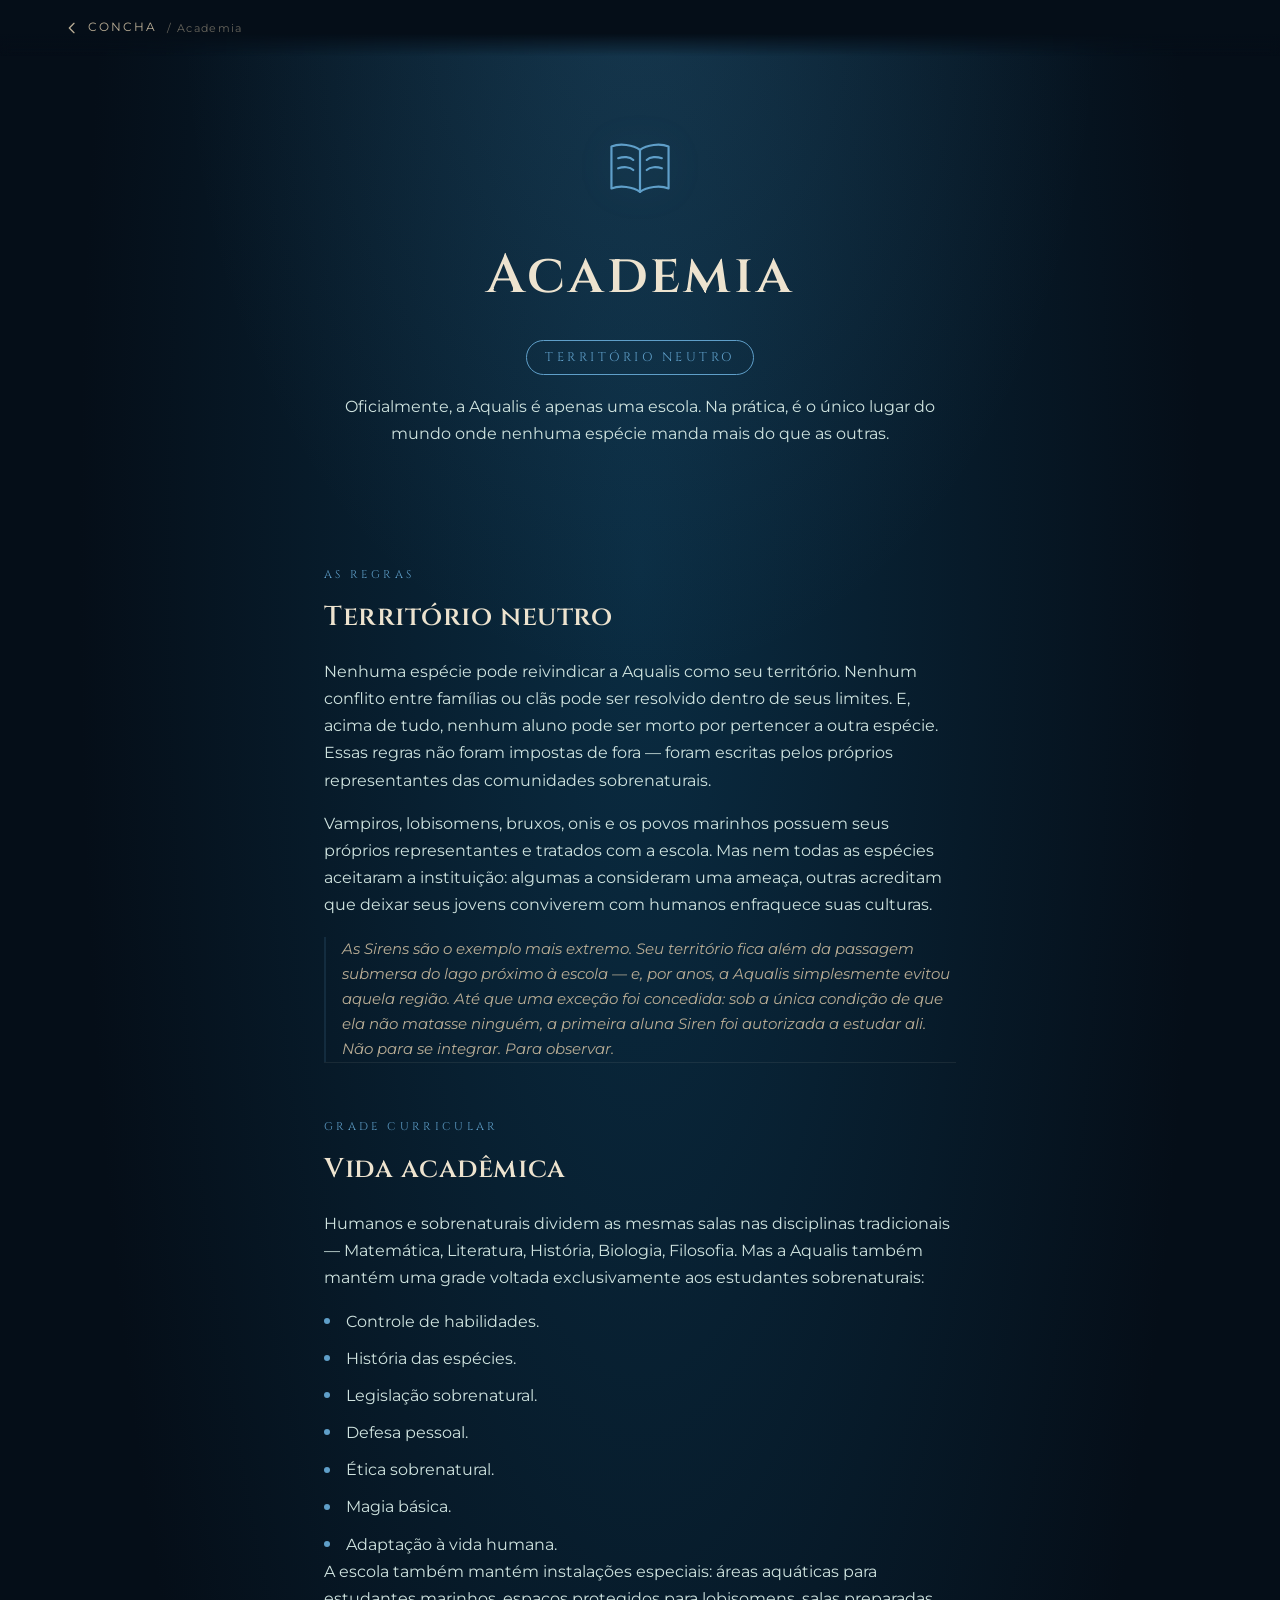
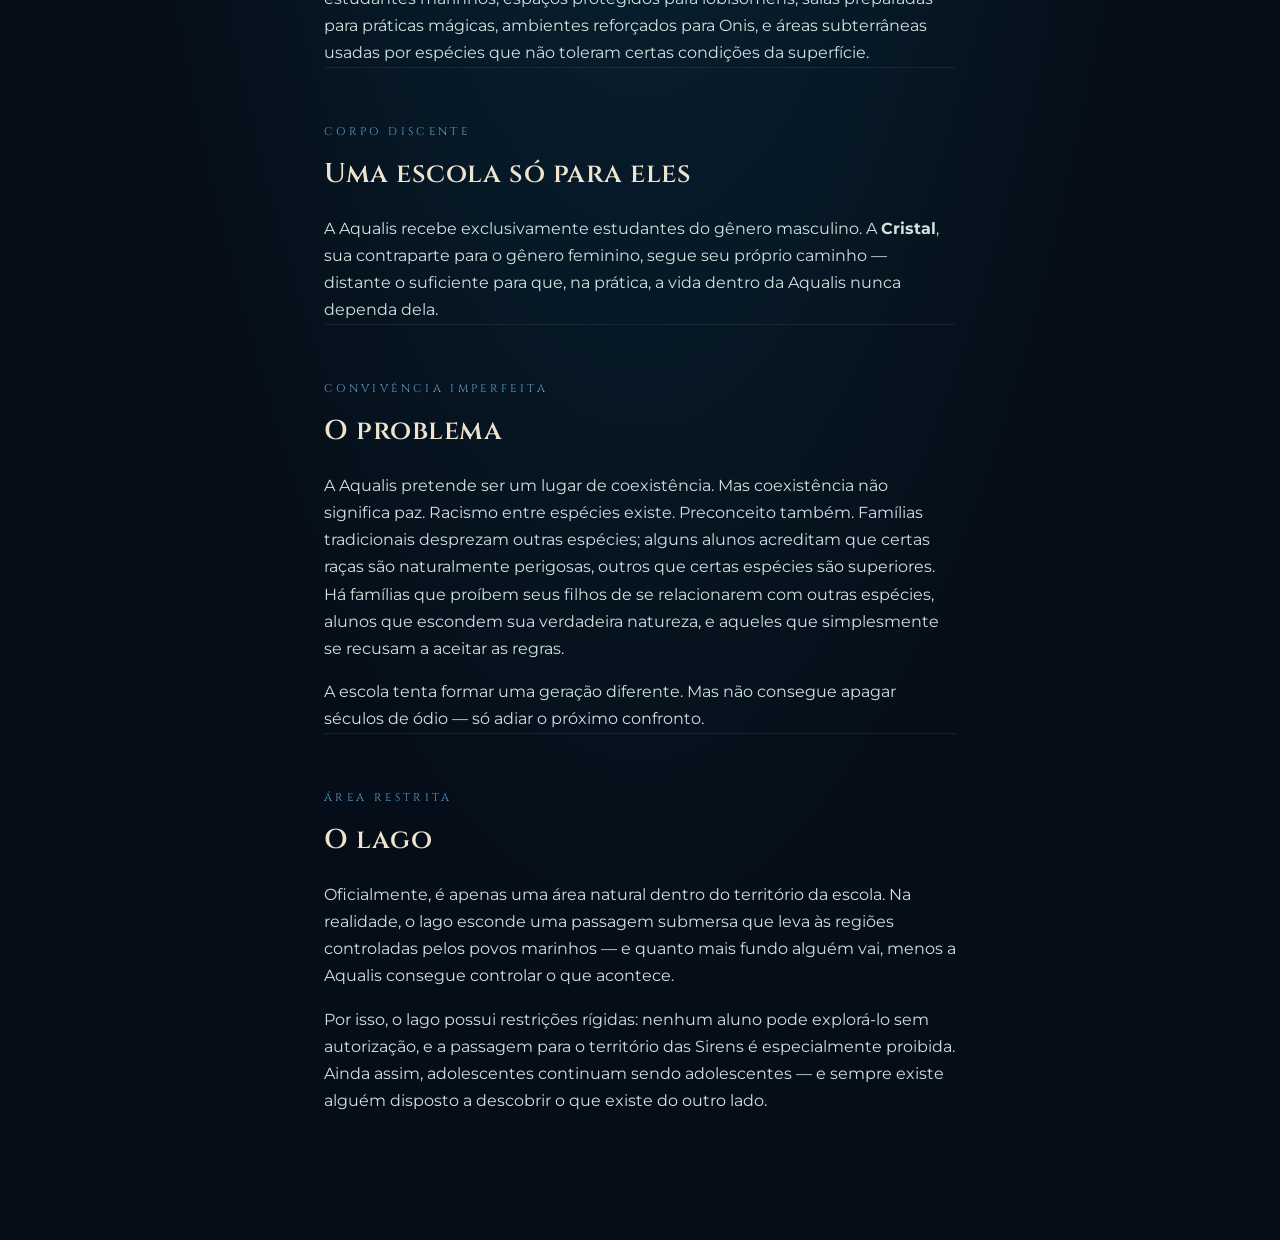
<file: academia.html>
<!DOCTYPE html>
<html lang="pt-BR">
<head>
    <meta charset="UTF-8">
    <meta name="viewport" content="width=device-width, initial-scale=1.0">
    <title>Academia — Aqualis</title>

    <link rel="preconnect" href="https://fonts.googleapis.com">
    <link rel="preconnect" href="https://fonts.gstatic.com" crossorigin>
    <link
        href="https://fonts.googleapis.com/css2?family=Cinzel:wght@500;600&family=Montserrat:wght@400;500&display=swap"
        rel="stylesheet"
    >
    <link rel="stylesheet" href="species.css">
</head>
<body data-race="academia">

    <header class="top-bar">
        <a class="back-link" href="index.html">
            <svg viewBox="0 0 24 24"><path d="M15 5L8 12L15 19" stroke-width="2" stroke-linecap="round" stroke-linejoin="round"/></svg>
            Concha
        </a>
        <span class="crumb">/ Academia</span>
    </header>

    <section class="hero">
        <svg class="hero-icon" viewBox="0 0 100 100" fill="none" stroke="currentColor" stroke-width="2.2" stroke-linecap="round" stroke-linejoin="round">
            <path d="M50 26C42 20 26 18 16 22V72C26 68 42 70 50 76"/>
            <path d="M50 26C58 20 74 18 84 22V72C74 68 58 70 50 76"/>
            <path d="M50 26V76"/>
            <path d="M24 36C30 34 38 34 42 38"/>
            <path d="M24 48C30 46 38 46 42 50"/>
            <path d="M76 36C70 34 62 34 58 38"/>
            <path d="M76 48C70 46 62 46 58 50"/>
        </svg>
        <h1>Academia</h1>
        <span class="affinity-tag">Território neutro</span>
        <p class="hero-lede">
            Oficialmente, a Aqualis é apenas uma escola. Na prática, é o único lugar do
            mundo onde nenhuma espécie manda mais do que as outras.
        </p>
    </section>

    <main class="content">

        <section class="block">
            <span class="eyebrow">As regras</span>
            <h2>Território neutro</h2>
            <p>
                Nenhuma espécie pode reivindicar a Aqualis como seu território. Nenhum
                conflito entre famílias ou clãs pode ser resolvido dentro de seus
                limites. E, acima de tudo, nenhum aluno pode ser morto por pertencer a
                outra espécie. Essas regras não foram impostas de fora — foram escritas
                pelos próprios representantes das comunidades sobrenaturais.
            </p>
            <p>
                Vampiros, lobisomens, bruxos, onis e os povos marinhos possuem seus
                próprios representantes e tratados com a escola. Mas nem todas as
                espécies aceitaram a instituição: algumas a consideram uma ameaça, outras
                acreditam que deixar seus jovens conviverem com humanos enfraquece suas
                culturas.
            </p>
            <p class="note">
                As Sirens são o exemplo mais extremo. Seu território fica além da
                passagem submersa do lago próximo à escola — e, por anos, a Aqualis
                simplesmente evitou aquela região. Até que uma exceção foi concedida: sob
                a única condição de que ela não matasse ninguém, a primeira aluna Siren
                foi autorizada a estudar ali. Não para se integrar. Para observar.
            </p>
        </section>

        <section class="block">
            <span class="eyebrow">Grade curricular</span>
            <h2>Vida acadêmica</h2>
            <p>
                Humanos e sobrenaturais dividem as mesmas salas nas disciplinas
                tradicionais — Matemática, Literatura, História, Biologia, Filosofia.
                Mas a Aqualis também mantém uma grade voltada exclusivamente aos
                estudantes sobrenaturais:
            </p>
            <ul class="trait-list">
                <li>Controle de habilidades.</li>
                <li>História das espécies.</li>
                <li>Legislação sobrenatural.</li>
                <li>Defesa pessoal.</li>
                <li>Ética sobrenatural.</li>
                <li>Magia básica.</li>
                <li>Adaptação à vida humana.</li>
            </ul>
            <p>
                A escola também mantém instalações especiais: áreas aquáticas para
                estudantes marinhos, espaços protegidos para lobisomens, salas
                preparadas para práticas mágicas, ambientes reforçados para Onis, e áreas
                subterrâneas usadas por espécies que não toleram certas condições da
                superfície.
            </p>
        </section>

        <section class="block">
            <span class="eyebrow">Corpo discente</span>
            <h2>Uma escola só para eles</h2>
            <p>
                A Aqualis recebe exclusivamente estudantes do gênero masculino. A
                <strong>Cristal</strong>, sua contraparte para o gênero feminino, segue
                seu próprio caminho — distante o suficiente para que, na prática, a vida
                dentro da Aqualis nunca dependa dela.
            </p>
        </section>

        <section class="block">
            <span class="eyebrow">Convivência imperfeita</span>
            <h2>O problema</h2>
            <p>
                A Aqualis pretende ser um lugar de coexistência. Mas coexistência não
                significa paz. Racismo entre espécies existe. Preconceito também.
                Famílias tradicionais desprezam outras espécies; alguns alunos acreditam
                que certas raças são naturalmente perigosas, outros que certas espécies
                são superiores. Há famílias que proíbem seus filhos de se relacionarem
                com outras espécies, alunos que escondem sua verdadeira natureza, e
                aqueles que simplesmente se recusam a aceitar as regras.
            </p>
            <p>
                A escola tenta formar uma geração diferente. Mas não consegue apagar
                séculos de ódio — só adiar o próximo confronto.
            </p>
        </section>

        <section class="block">
            <span class="eyebrow">Área restrita</span>
            <h2>O lago</h2>
            <p>
                Oficialmente, é apenas uma área natural dentro do território da escola.
                Na realidade, o lago esconde uma passagem submersa que leva às regiões
                controladas pelos povos marinhos — e quanto mais fundo alguém vai, menos
                a Aqualis consegue controlar o que acontece.
            </p>
            <p>
                Por isso, o lago possui restrições rígidas: nenhum aluno pode explorá-lo
                sem autorização, e a passagem para o território das Sirens é
                especialmente proibida. Ainda assim, adolescentes continuam sendo
                adolescentes — e sempre existe alguém disposto a descobrir o que existe
                do outro lado.
            </p>
        </section>

    </main>

</body>
</html>
</file>
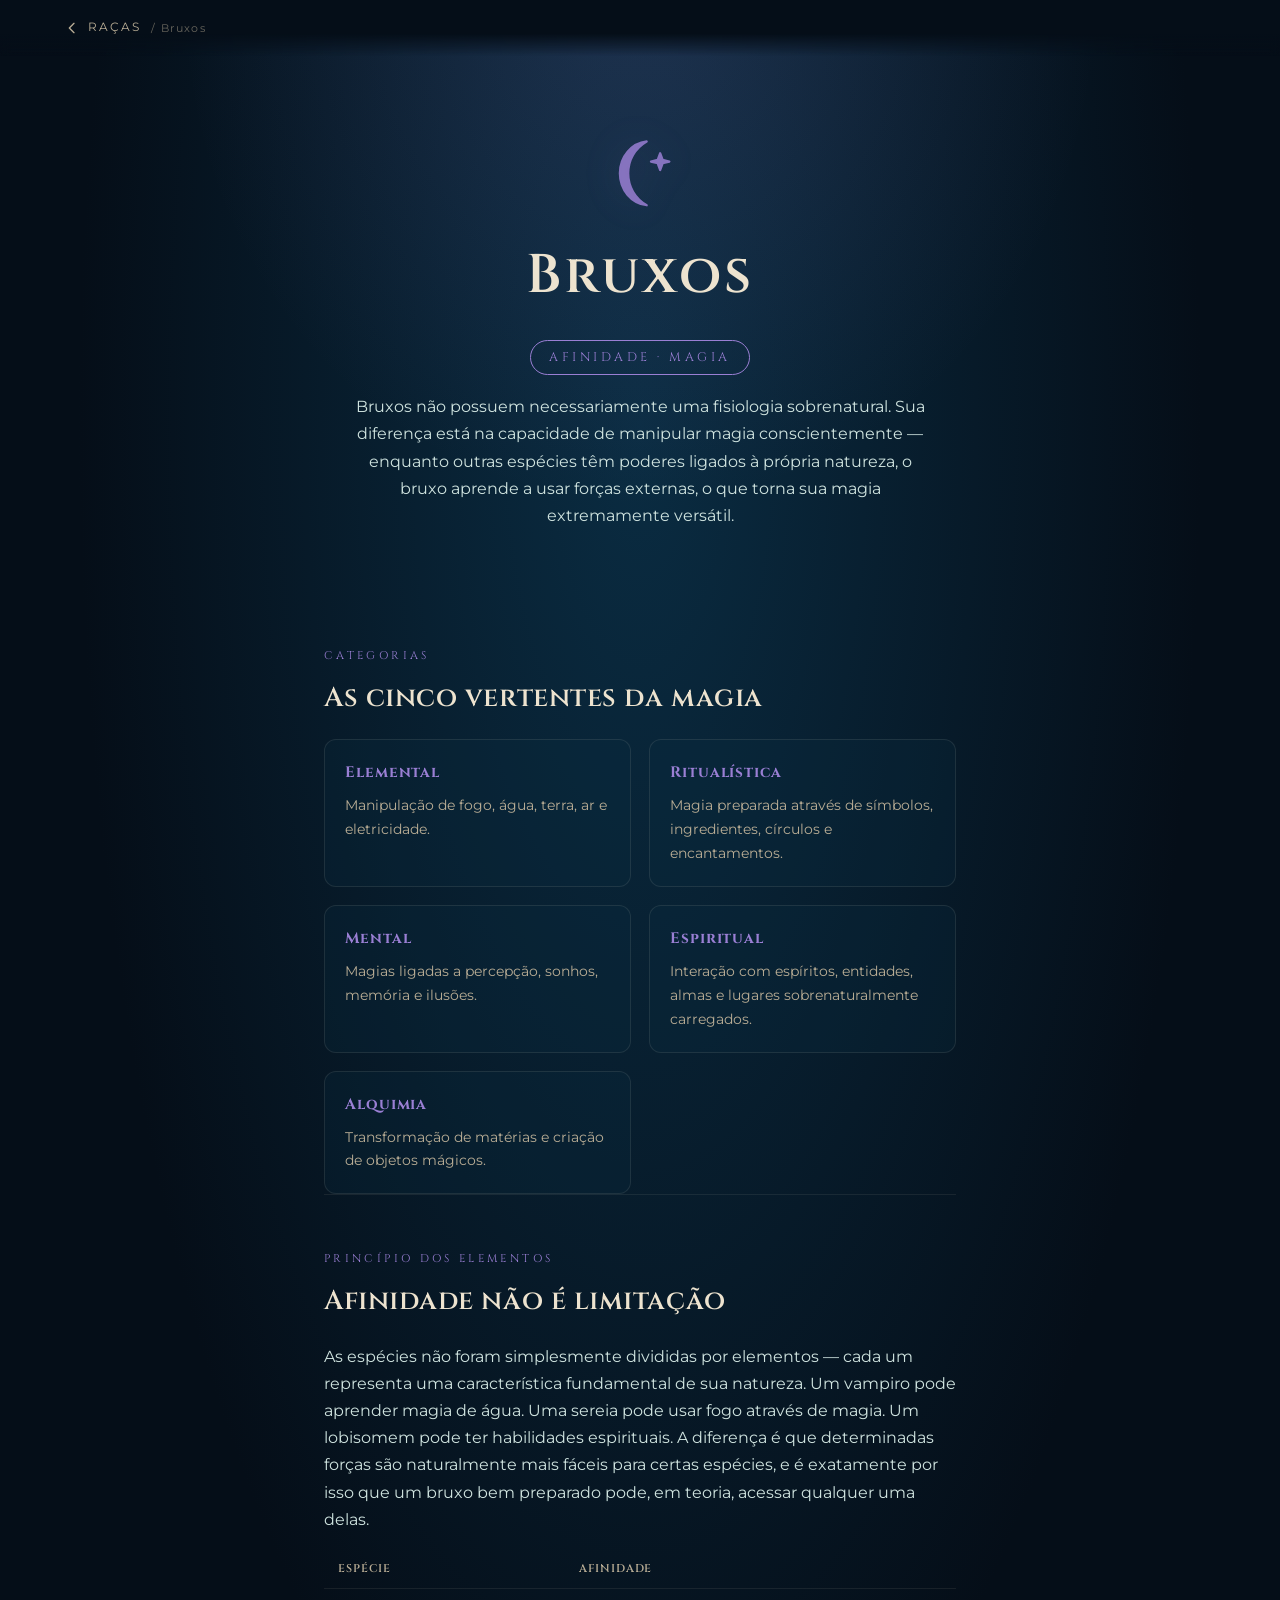
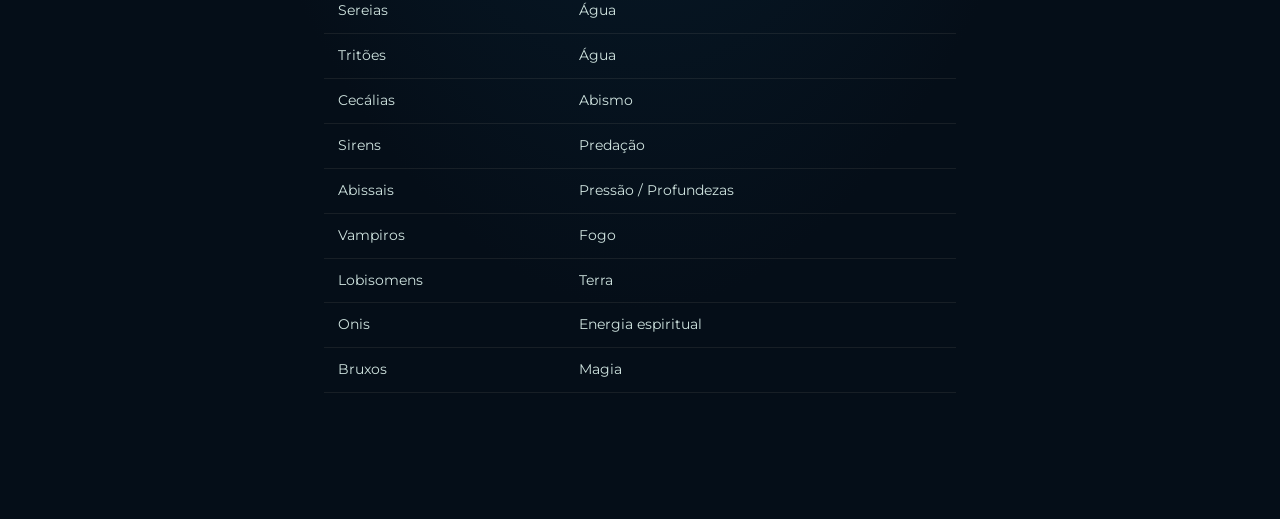
<file: bruxos.html>
<!DOCTYPE html>
<html lang="pt-BR">
<head>
    <meta charset="UTF-8">
    <meta name="viewport" content="width=device-width, initial-scale=1.0">
    <title>Bruxos — Aqualis</title>

    <link rel="preconnect" href="https://fonts.googleapis.com">
    <link rel="preconnect" href="https://fonts.gstatic.com" crossorigin>
    <link
        href="https://fonts.googleapis.com/css2?family=Cinzel:wght@500;600&family=Montserrat:wght@400;500&display=swap"
        rel="stylesheet"
    >
    <link rel="stylesheet" href="species.css">
</head>
<body data-race="bruxos">

    <header class="top-bar">
        <a class="back-link" href="index.html">
            <svg viewBox="0 0 24 24"><path d="M15 5L8 12L15 19" stroke-width="2" stroke-linecap="round" stroke-linejoin="round"/></svg>
            Raças
        </a>
        <span class="crumb">/ Bruxos</span>
    </header>

    <section class="hero">
        <svg class="hero-icon" viewBox="0 0 100 100" fill="none" stroke="currentColor" stroke-width="2.2" stroke-linecap="round" stroke-linejoin="round">
            <path d="M58 16C40 18 26 34 26 54C26 74 40 90 58 92C44 84 36 70 36 54C36 38 44 24 58 16Z" fill="currentColor" opacity="0.85"/>
            <path d="M74 30L77 38L85 40L77 42L74 50L71 42L63 40L71 38Z" fill="currentColor" opacity="0.85"/>
        </svg>
        <h1>Bruxos</h1>
        <span class="affinity-tag">Afinidade · Magia</span>
        <p class="hero-lede">
            Bruxos não possuem necessariamente uma fisiologia sobrenatural. Sua diferença
            está na capacidade de manipular magia conscientemente — enquanto outras
            espécies têm poderes ligados à própria natureza, o bruxo aprende a usar
            forças externas, o que torna sua magia extremamente versátil.
        </p>
    </section>

    <main class="content">

        <section class="block">
            <span class="eyebrow">Categorias</span>
            <h2>As cinco vertentes da magia</h2>

            <div class="magic-grid">
                <article class="magic-card">
                    <h3>Elemental</h3>
                    <p>Manipulação de fogo, água, terra, ar e eletricidade.</p>
                </article>
                <article class="magic-card">
                    <h3>Ritualística</h3>
                    <p>Magia preparada através de símbolos, ingredientes, círculos e encantamentos.</p>
                </article>
                <article class="magic-card">
                    <h3>Mental</h3>
                    <p>Magias ligadas a percepção, sonhos, memória e ilusões.</p>
                </article>
                <article class="magic-card">
                    <h3>Espiritual</h3>
                    <p>Interação com espíritos, entidades, almas e lugares sobrenaturalmente carregados.</p>
                </article>
                <article class="magic-card">
                    <h3>Alquimia</h3>
                    <p>Transformação de matérias e criação de objetos mágicos.</p>
                </article>
            </div>
        </section>

        <section class="block">
            <span class="eyebrow">Princípio dos elementos</span>
            <h2>Afinidade não é limitação</h2>
            <p>
                As espécies não foram simplesmente divididas por elementos — cada um
                representa uma característica fundamental de sua natureza. Um vampiro
                pode aprender magia de água. Uma sereia pode usar fogo através de magia.
                Um lobisomem pode ter habilidades espirituais. A diferença é que
                determinadas forças são naturalmente mais fáceis para certas espécies,
                e é exatamente por isso que um bruxo bem preparado pode, em teoria,
                acessar qualquer uma delas.
            </p>

            <table class="affinity-table">
                <thead>
                    <tr><th>Espécie</th><th>Afinidade</th></tr>
                </thead>
                <tbody>
                    <tr><td>Sereias</td><td>Água</td></tr>
                    <tr><td>Tritões</td><td>Água</td></tr>
                    <tr><td>Cecálias</td><td>Abismo</td></tr>
                    <tr><td>Sirens</td><td>Predação</td></tr>
                    <tr><td>Abissais</td><td>Pressão / Profundezas</td></tr>
                    <tr><td>Vampiros</td><td>Fogo</td></tr>
                    <tr><td>Lobisomens</td><td>Terra</td></tr>
                    <tr><td>Onis</td><td>Energia espiritual</td></tr>
                    <tr><td>Bruxos</td><td>Magia</td></tr>
                </tbody>
            </table>
        </section>

    </main>

</body>
</html>
</file>
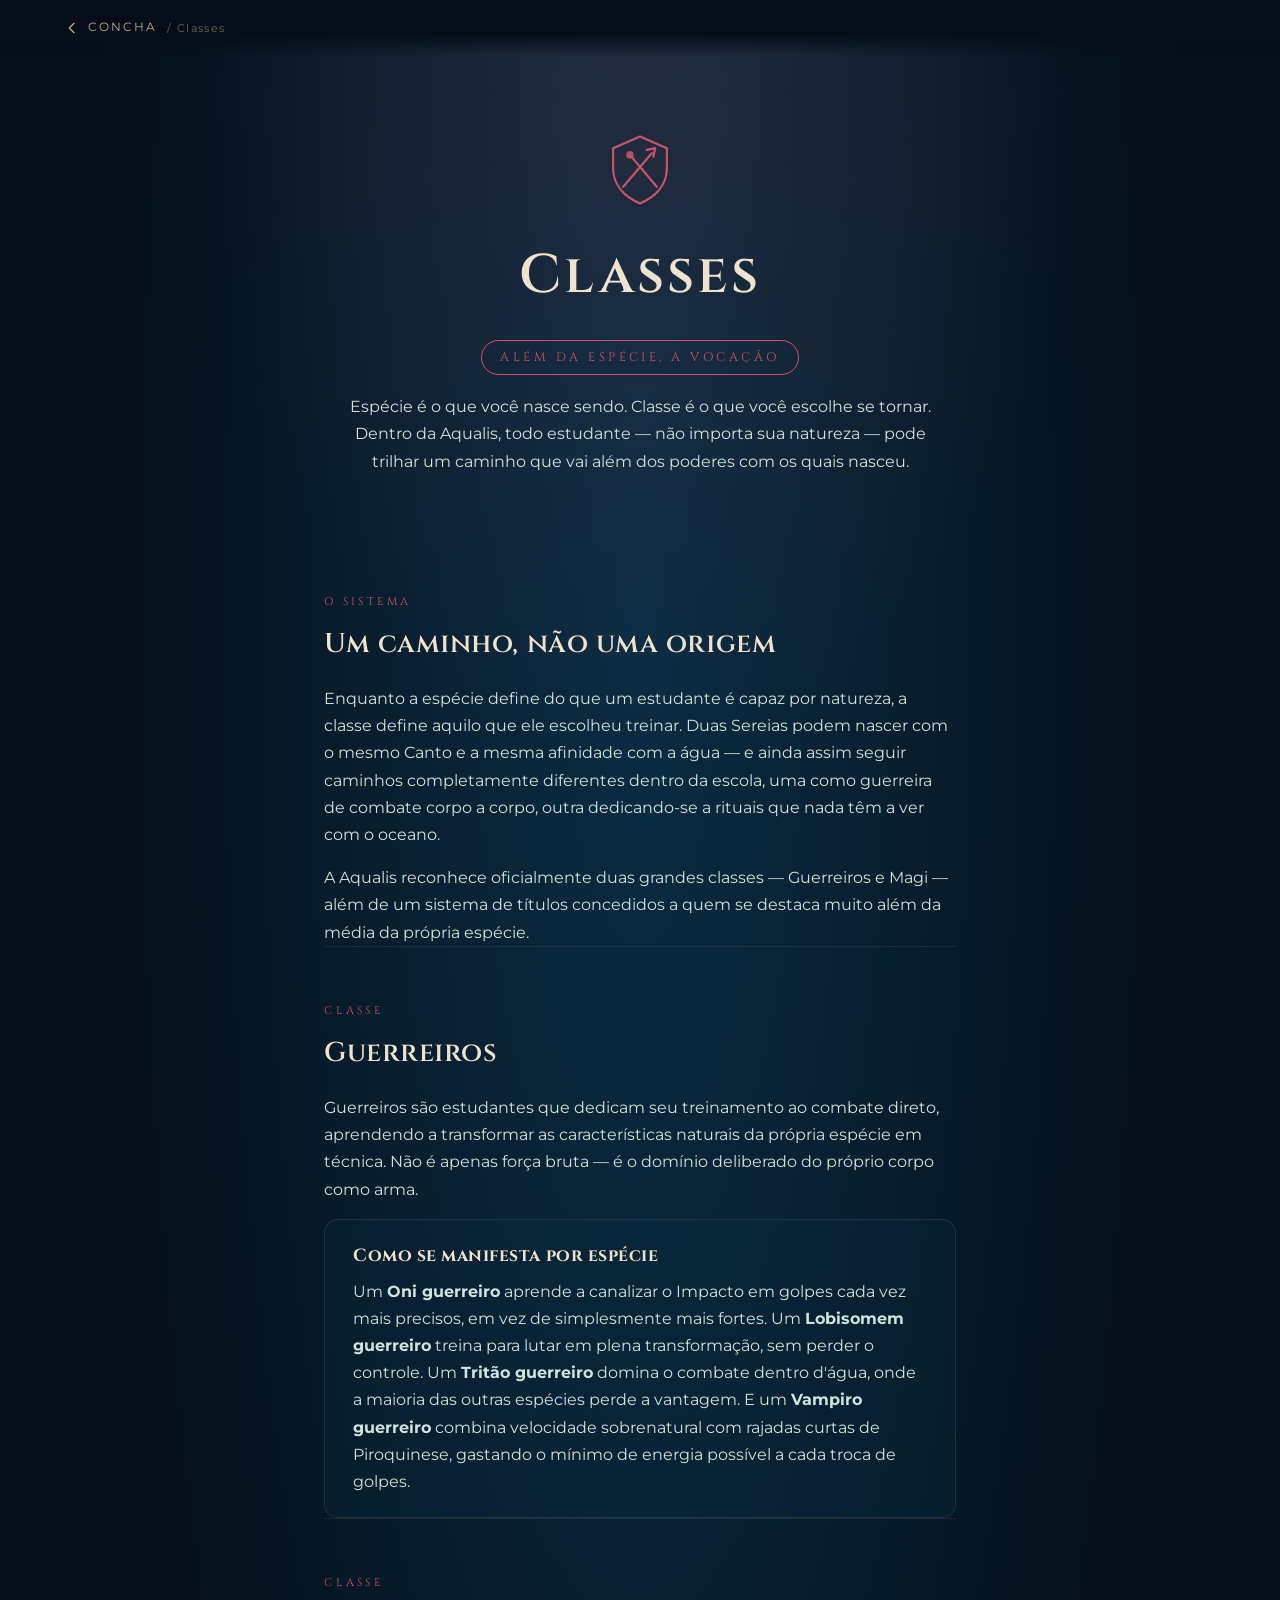
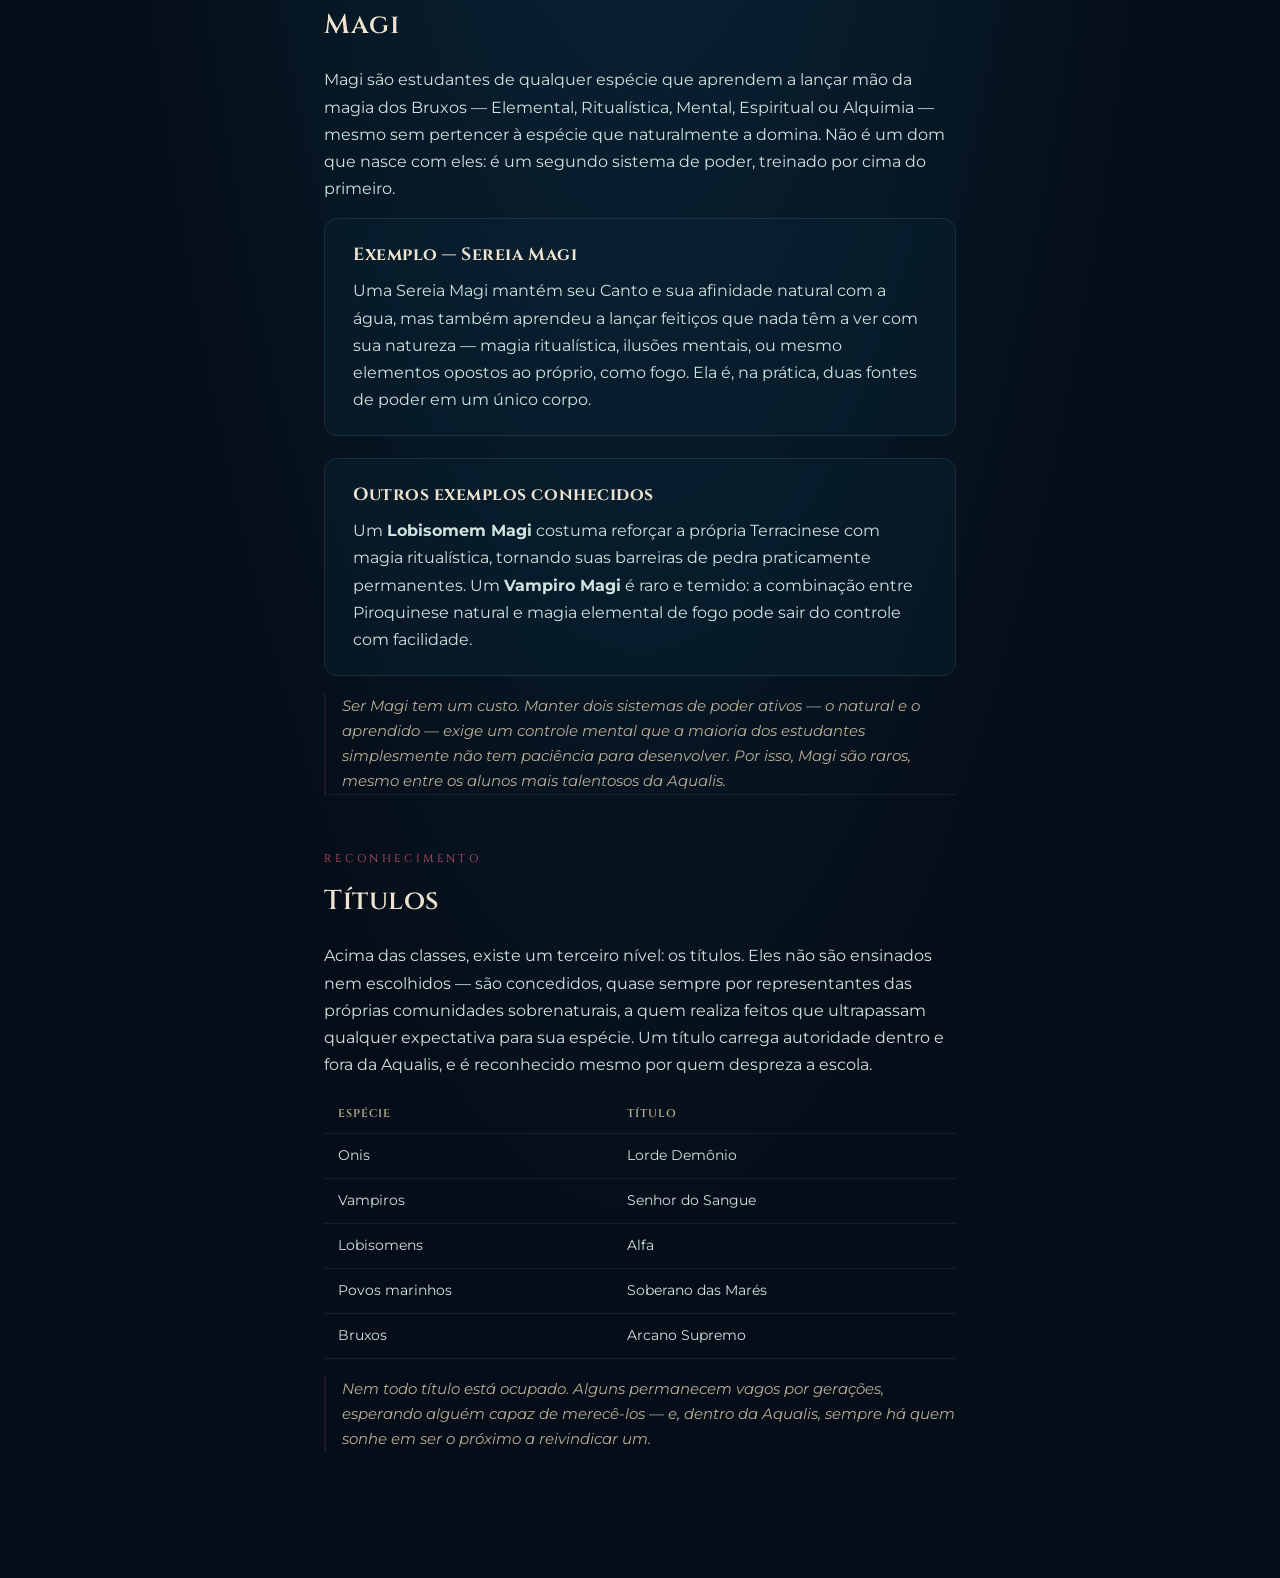
<file: classes.html>
<!DOCTYPE html>
<html lang="pt-BR">
<head>
    <meta charset="UTF-8">
    <meta name="viewport" content="width=device-width, initial-scale=1.0">
    <meta name="color-scheme" content="dark">
    <title>Classes — Aqualis</title>

    <link rel="preconnect" href="https://fonts.googleapis.com">
    <link rel="preconnect" href="https://fonts.gstatic.com" crossorigin>
    <link
        href="https://fonts.googleapis.com/css2?family=Cinzel:wght@500;600&family=Montserrat:wght@400;500&display=swap"
        rel="stylesheet"
    >
    <link rel="stylesheet" href="species.css">
</head>
<body data-race="classes">

    <header class="top-bar">
        <a class="back-link" href="index.html">
            <svg viewBox="0 0 24 24"><path d="M15 5L8 12L15 19" stroke-width="2" stroke-linecap="round" stroke-linejoin="round"/></svg>
            Concha
        </a>
        <span class="crumb">/ Classes</span>
    </header>

    <section class="hero">
        <svg class="hero-icon" viewBox="0 0 100 100" fill="none" stroke="currentColor" stroke-width="2.2" stroke-linecap="round" stroke-linejoin="round">
            <path d="M50 10L82 24V48C82 68 68 82 50 90C32 82 18 68 18 48V24L50 10Z"/>
            <path d="M30 70L64 30"/>
            <path d="M58 26L68 24L66 34"/>
            <path d="M70 70L38 32"/>
            <circle cx="38" cy="32" r="3.4" fill="currentColor" opacity="0.85"/>
        </svg>
        <h1>Classes</h1>
        <span class="affinity-tag">Além da espécie, a vocação</span>
        <p class="hero-lede">
            Espécie é o que você nasce sendo. Classe é o que você escolhe se tornar.
            Dentro da Aqualis, todo estudante — não importa sua natureza — pode trilhar
            um caminho que vai além dos poderes com os quais nasceu.
        </p>
    </section>

    <main class="content">

        <section class="block">
            <span class="eyebrow">O sistema</span>
            <h2>Um caminho, não uma origem</h2>
            <p>
                Enquanto a espécie define do que um estudante é capaz por natureza, a
                classe define aquilo que ele escolheu treinar. Duas Sereias podem
                nascer com o mesmo Canto e a mesma afinidade com a água — e ainda assim
                seguir caminhos completamente diferentes dentro da escola, uma como
                guerreira de combate corpo a corpo, outra dedicando-se a rituais que
                nada têm a ver com o oceano.
            </p>
            <p>
                A Aqualis reconhece oficialmente duas grandes classes — Guerreiros e
                Magi — além de um sistema de títulos concedidos a quem se destaca muito
                além da média da própria espécie.
            </p>
        </section>

        <section class="block">
            <span class="eyebrow">Classe</span>
            <h2>Guerreiros</h2>
            <p>
                Guerreiros são estudantes que dedicam seu treinamento ao combate direto,
                aprendendo a transformar as características naturais da própria espécie
                em técnica. Não é apenas força bruta — é o domínio deliberado do próprio
                corpo como arma.
            </p>
            <div class="subspecies">
                <article class="subspecies-card">
                    <h3>Como se manifesta por espécie</h3>
                    <p>
                        Um <strong>Oni guerreiro</strong> aprende a canalizar o Impacto em
                        golpes cada vez mais precisos, em vez de simplesmente mais fortes.
                        Um <strong>Lobisomem guerreiro</strong> treina para lutar em plena
                        transformação, sem perder o controle. Um <strong>Tritão guerreiro</strong>
                        domina o combate dentro d'água, onde a maioria das outras espécies
                        perde a vantagem. E um <strong>Vampiro guerreiro</strong> combina
                        velocidade sobrenatural com rajadas curtas de Piroquinese, gastando
                        o mínimo de energia possível a cada troca de golpes.
                    </p>
                </article>
            </div>
        </section>

        <section class="block">
            <span class="eyebrow">Classe</span>
            <h2>Magi</h2>
            <p>
                Magi são estudantes de qualquer espécie que aprendem a lançar mão da
                magia dos Bruxos — Elemental, Ritualística, Mental, Espiritual ou
                Alquimia — mesmo sem pertencer à espécie que naturalmente a domina.
                Não é um dom que nasce com eles: é um segundo sistema de poder, treinado
                por cima do primeiro.
            </p>
            <div class="subspecies">
                <article class="subspecies-card">
                    <h3>Exemplo — Sereia Magi</h3>
                    <p>
                        Uma Sereia Magi mantém seu Canto e sua afinidade natural com a
                        água, mas também aprendeu a lançar feitiços que nada têm a ver
                        com sua natureza — magia ritualística, ilusões mentais, ou mesmo
                        elementos opostos ao próprio, como fogo. Ela é, na prática, duas
                        fontes de poder em um único corpo.
                    </p>
                </article>
                <article class="subspecies-card">
                    <h3>Outros exemplos conhecidos</h3>
                    <p>
                        Um <strong>Lobisomem Magi</strong> costuma reforçar a própria
                        Terracinese com magia ritualística, tornando suas barreiras de
                        pedra praticamente permanentes. Um <strong>Vampiro Magi</strong> é
                        raro e temido: a combinação entre Piroquinese natural e magia
                        elemental de fogo pode sair do controle com facilidade.
                    </p>
                </article>
            </div>
            <p class="note">
                Ser Magi tem um custo. Manter dois sistemas de poder ativos — o natural e
                o aprendido — exige um controle mental que a maioria dos estudantes
                simplesmente não tem paciência para desenvolver. Por isso, Magi são
                raros, mesmo entre os alunos mais talentosos da Aqualis.
            </p>
        </section>

        <section class="block">
            <span class="eyebrow">Reconhecimento</span>
            <h2>Títulos</h2>
            <p>
                Acima das classes, existe um terceiro nível: os títulos. Eles não são
                ensinados nem escolhidos — são concedidos, quase sempre por
                representantes das próprias comunidades sobrenaturais, a quem realiza
                feitos que ultrapassam qualquer expectativa para sua espécie. Um título
                carrega autoridade dentro e fora da Aqualis, e é reconhecido mesmo por
                quem despreza a escola.
            </p>
            <table class="affinity-table">
                <thead>
                    <tr><th>Espécie</th><th>Título</th></tr>
                </thead>
                <tbody>
                    <tr><td>Onis</td><td>Lorde Demônio</td></tr>
                    <tr><td>Vampiros</td><td>Senhor do Sangue</td></tr>
                    <tr><td>Lobisomens</td><td>Alfa</td></tr>
                    <tr><td>Povos marinhos</td><td>Soberano das Marés</td></tr>
                    <tr><td>Bruxos</td><td>Arcano Supremo</td></tr>
                </tbody>
            </table>
            <p class="note">
                Nem todo título está ocupado. Alguns permanecem vagos por gerações,
                esperando alguém capaz de merecê-los — e, dentro da Aqualis, sempre há
                quem sonhe em ser o próximo a reivindicar um.
            </p>
        </section>

    </main>

</body>
</html>
</file>
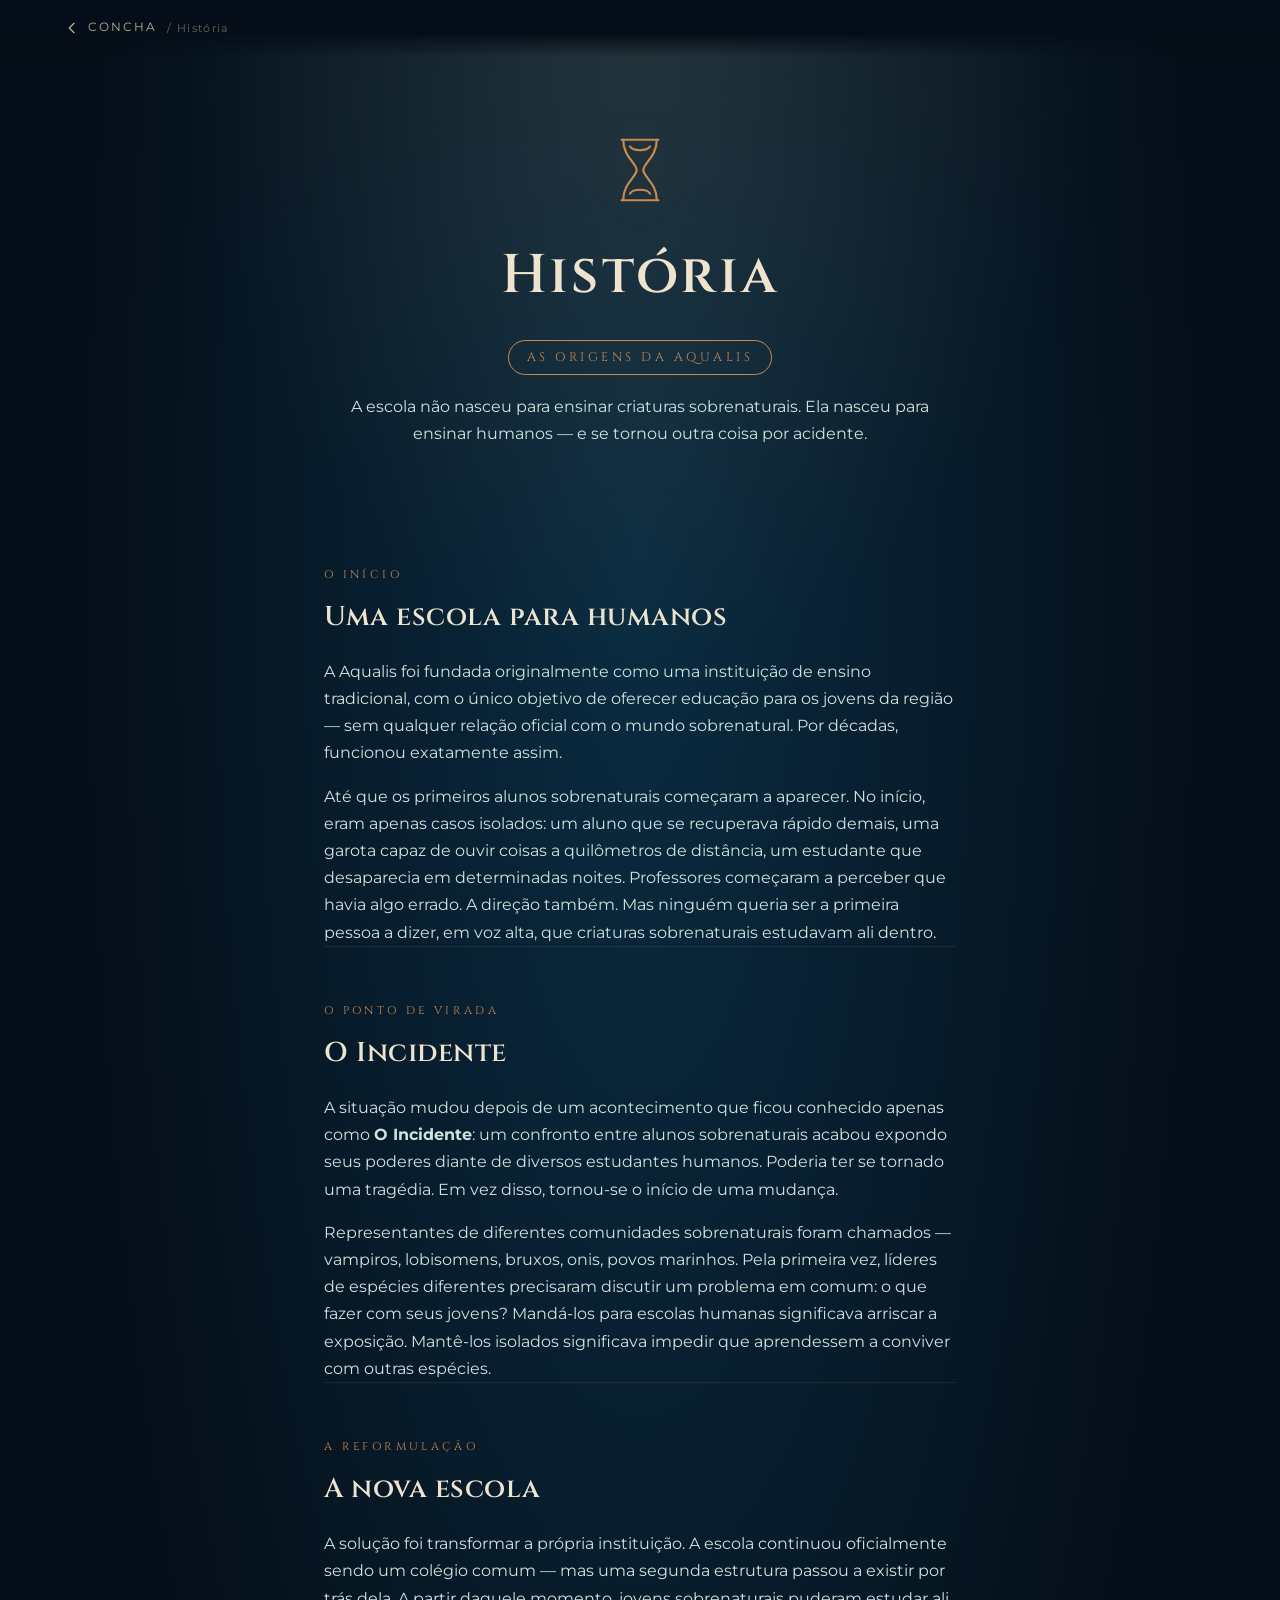
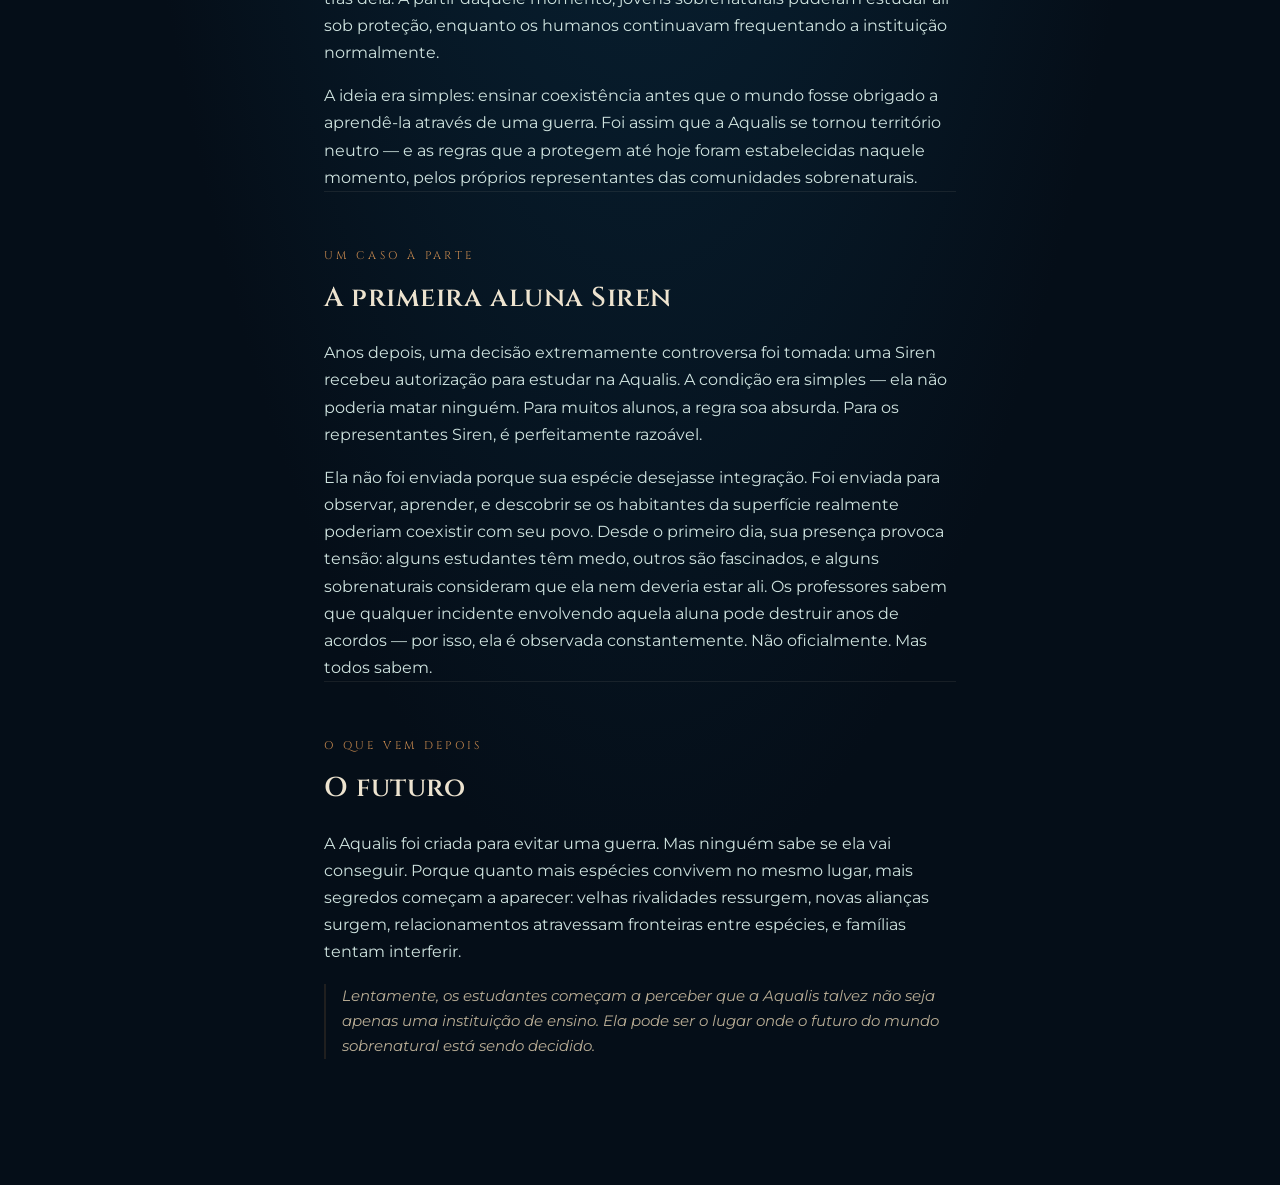
<file: historia.html>
<!DOCTYPE html>
<html lang="pt-BR">
<head>
    <meta charset="UTF-8">
    <meta name="viewport" content="width=device-width, initial-scale=1.0">
    <title>História — Aqualis</title>

    <link rel="preconnect" href="https://fonts.googleapis.com">
    <link rel="preconnect" href="https://fonts.gstatic.com" crossorigin>
    <link
        href="https://fonts.googleapis.com/css2?family=Cinzel:wght@500;600&family=Montserrat:wght@400;500&display=swap"
        rel="stylesheet"
    >
    <link rel="stylesheet" href="species.css">
</head>
<body data-race="historia">

    <header class="top-bar">
        <a class="back-link" href="index.html">
            <svg viewBox="0 0 24 24"><path d="M15 5L8 12L15 19" stroke-width="2" stroke-linecap="round" stroke-linejoin="round"/></svg>
            Concha
        </a>
        <span class="crumb">/ História</span>
    </header>

    <section class="hero">
        <svg class="hero-icon" viewBox="0 0 100 100" fill="none" stroke="currentColor" stroke-width="2.2" stroke-linecap="round" stroke-linejoin="round">
            <path d="M28 14H72"/>
            <path d="M28 86H72"/>
            <path d="M30 14C30 34 46 42 46 50C46 58 30 66 30 86"/>
            <path d="M70 14C70 34 54 42 54 50C54 58 70 66 70 86"/>
            <path d="M38 22C42 28 58 28 62 22"/>
            <path d="M38 78C42 72 58 72 62 78"/>
        </svg>
        <h1>História</h1>
        <span class="affinity-tag">As origens da Aqualis</span>
        <p class="hero-lede">
            A escola não nasceu para ensinar criaturas sobrenaturais. Ela nasceu para
            ensinar humanos — e se tornou outra coisa por acidente.
        </p>
    </section>

    <main class="content">

        <section class="block">
            <span class="eyebrow">O início</span>
            <h2>Uma escola para humanos</h2>
            <p>
                A Aqualis foi fundada originalmente como uma instituição de ensino
                tradicional, com o único objetivo de oferecer educação para os jovens da
                região — sem qualquer relação oficial com o mundo sobrenatural. Por
                décadas, funcionou exatamente assim.
            </p>
            <p>
                Até que os primeiros alunos sobrenaturais começaram a aparecer. No
                início, eram apenas casos isolados: um aluno que se recuperava rápido
                demais, uma garota capaz de ouvir coisas a quilômetros de distância, um
                estudante que desaparecia em determinadas noites. Professores começaram a
                perceber que havia algo errado. A direção também. Mas ninguém queria ser
                a primeira pessoa a dizer, em voz alta, que criaturas sobrenaturais
                estudavam ali dentro.
            </p>
        </section>

        <section class="block">
            <span class="eyebrow">O ponto de virada</span>
            <h2>O Incidente</h2>
            <p>
                A situação mudou depois de um acontecimento que ficou conhecido apenas
                como <strong>O Incidente</strong>: um confronto entre alunos
                sobrenaturais acabou expondo seus poderes diante de diversos estudantes
                humanos. Poderia ter se tornado uma tragédia. Em vez disso, tornou-se o
                início de uma mudança.
            </p>
            <p>
                Representantes de diferentes comunidades sobrenaturais foram chamados —
                vampiros, lobisomens, bruxos, onis, povos marinhos. Pela primeira vez,
                líderes de espécies diferentes precisaram discutir um problema em comum:
                o que fazer com seus jovens? Mandá-los para escolas humanas significava
                arriscar a exposição. Mantê-los isolados significava impedir que
                aprendessem a conviver com outras espécies.
            </p>
        </section>

        <section class="block">
            <span class="eyebrow">A reformulação</span>
            <h2>A nova escola</h2>
            <p>
                A solução foi transformar a própria instituição. A escola continuou
                oficialmente sendo um colégio comum — mas uma segunda estrutura passou a
                existir por trás dela. A partir daquele momento, jovens sobrenaturais
                puderam estudar ali sob proteção, enquanto os humanos continuavam
                frequentando a instituição normalmente.
            </p>
            <p>
                A ideia era simples: ensinar coexistência antes que o mundo fosse
                obrigado a aprendê-la através de uma guerra. Foi assim que a Aqualis se
                tornou território neutro — e as regras que a protegem até hoje foram
                estabelecidas naquele momento, pelos próprios representantes das
                comunidades sobrenaturais.
            </p>
        </section>

        <section class="block">
            <span class="eyebrow">Um caso à parte</span>
            <h2>A primeira aluna Siren</h2>
            <p>
                Anos depois, uma decisão extremamente controversa foi tomada: uma Siren
                recebeu autorização para estudar na Aqualis. A condição era simples — ela
                não poderia matar ninguém. Para muitos alunos, a regra soa absurda. Para
                os representantes Siren, é perfeitamente razoável.
            </p>
            <p>
                Ela não foi enviada porque sua espécie desejasse integração. Foi enviada
                para observar, aprender, e descobrir se os habitantes da superfície
                realmente poderiam coexistir com seu povo. Desde o primeiro dia, sua
                presença provoca tensão: alguns estudantes têm medo, outros são
                fascinados, e alguns sobrenaturais consideram que ela nem deveria estar
                ali. Os professores sabem que qualquer incidente envolvendo aquela aluna
                pode destruir anos de acordos — por isso, ela é observada
                constantemente. Não oficialmente. Mas todos sabem.
            </p>
        </section>

        <section class="block">
            <span class="eyebrow">O que vem depois</span>
            <h2>O futuro</h2>
            <p>
                A Aqualis foi criada para evitar uma guerra. Mas ninguém sabe se ela vai
                conseguir. Porque quanto mais espécies convivem no mesmo lugar, mais
                segredos começam a aparecer: velhas rivalidades ressurgem, novas alianças
                surgem, relacionamentos atravessam fronteiras entre espécies, e famílias
                tentam interferir.
            </p>
            <p class="note">
                Lentamente, os estudantes começam a perceber que a Aqualis talvez não
                seja apenas uma instituição de ensino. Ela pode ser o lugar onde o futuro
                do mundo sobrenatural está sendo decidido.
            </p>
        </section>

    </main>

</body>
</html>
</file>
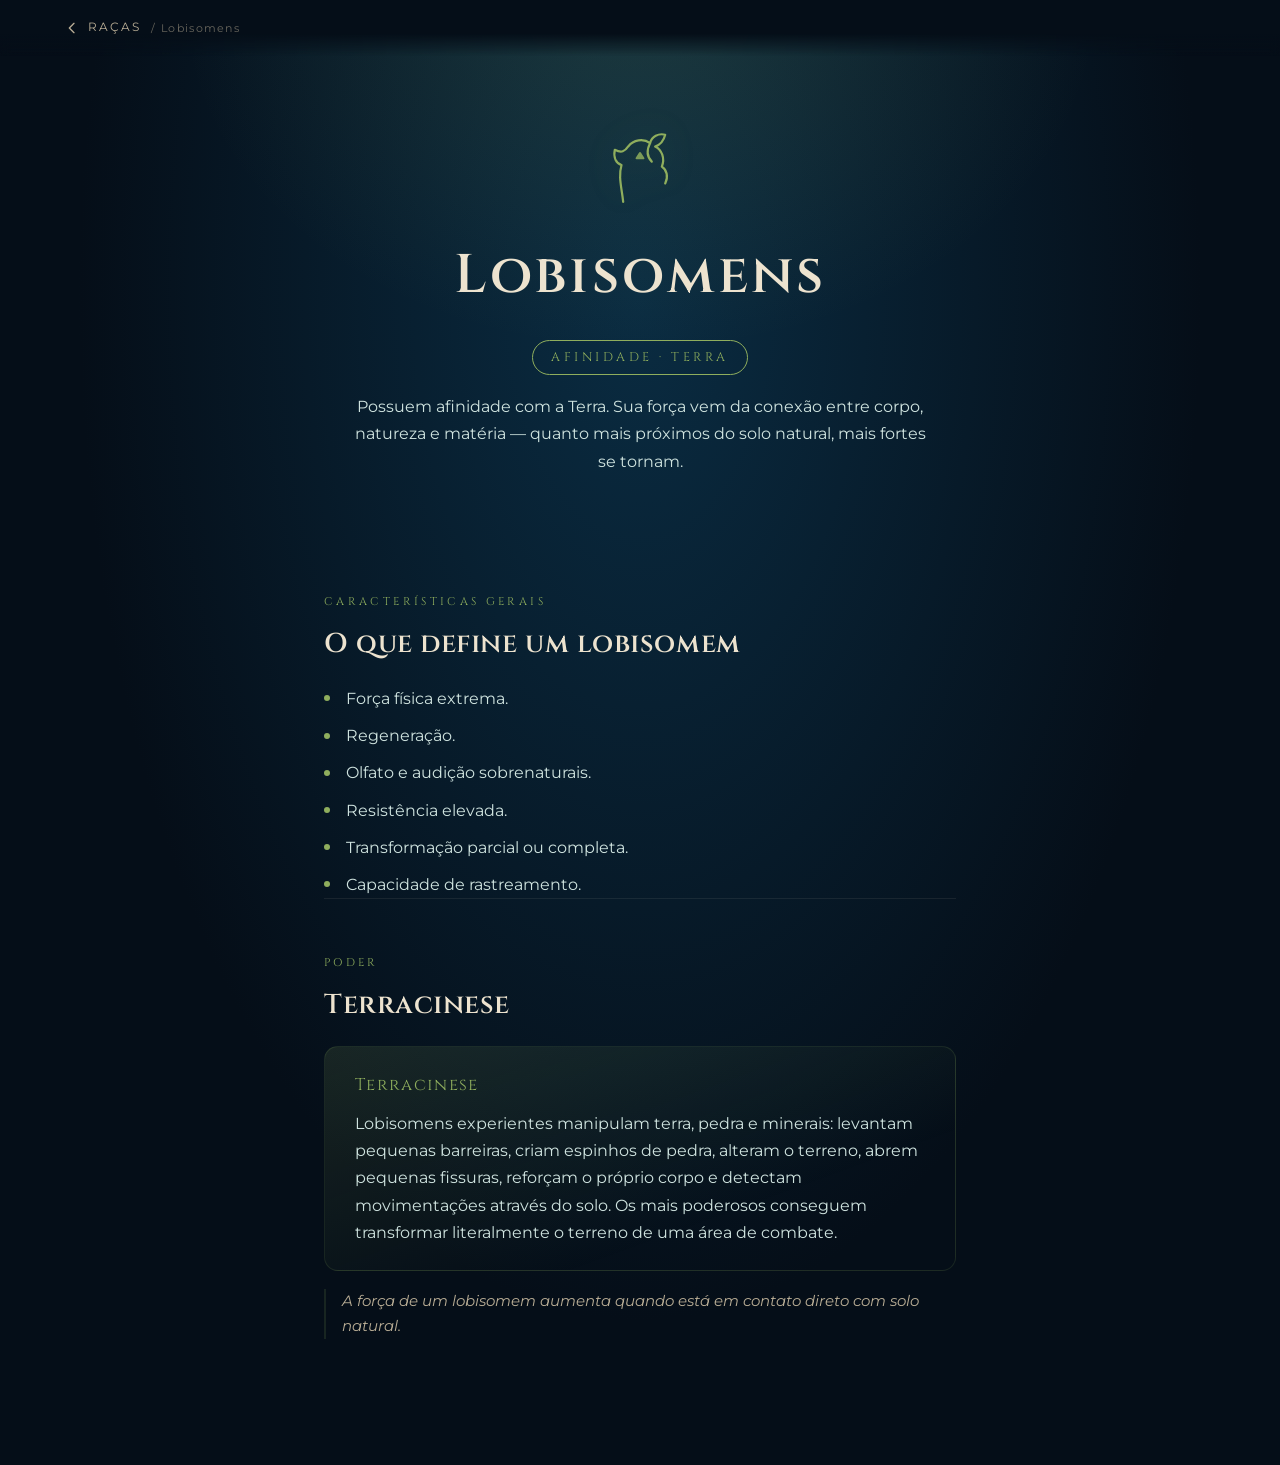
<file: lobisomens.html>
<!DOCTYPE html>
<html lang="pt-BR">
<head>
    <meta charset="UTF-8">
    <meta name="viewport" content="width=device-width, initial-scale=1.0">
    <title>Lobisomens — Aqualis</title>

    <link rel="preconnect" href="https://fonts.googleapis.com">
    <link rel="preconnect" href="https://fonts.gstatic.com" crossorigin>
    <link
        href="https://fonts.googleapis.com/css2?family=Cinzel:wght@500;600&family=Montserrat:wght@400;500&display=swap"
        rel="stylesheet"
    >
    <link rel="stylesheet" href="species.css">
</head>
<body data-race="lobisomens">

    <header class="top-bar">
        <a class="back-link" href="index.html">
            <svg viewBox="0 0 24 24"><path d="M15 5L8 12L15 19" stroke-width="2" stroke-linecap="round" stroke-linejoin="round"/></svg>
            Raças
        </a>
        <span class="crumb">/ Lobisomens</span>
    </header>

    <section class="hero">
        <svg class="hero-icon" viewBox="0 0 100 100" fill="none" stroke="currentColor" stroke-width="2.2" stroke-linecap="round" stroke-linejoin="round">
            <path d="M30 88C28 70 24 58 28 44C22 42 18 36 20 26C28 30 32 28 36 22C42 14 54 12 62 18C64 10 72 6 80 8C78 16 74 20 68 22C76 26 80 36 76 46C82 50 84 58 80 66"/>
            <path d="M62 18C58 26 58 34 64 40"/>
            <path d="M50 30L54 36L46 36Z" fill="currentColor" opacity="0.85"/>
        </svg>
        <h1>Lobisomens</h1>
        <span class="affinity-tag">Afinidade · Terra</span>
        <p class="hero-lede">
            Possuem afinidade com a Terra. Sua força vem da conexão entre corpo,
            natureza e matéria — quanto mais próximos do solo natural, mais fortes
            se tornam.
        </p>
    </section>

    <main class="content">

        <section class="block">
            <span class="eyebrow">Características gerais</span>
            <h2>O que define um lobisomem</h2>
            <ul class="trait-list">
                <li>Força física extrema.</li>
                <li>Regeneração.</li>
                <li>Olfato e audição sobrenaturais.</li>
                <li>Resistência elevada.</li>
                <li>Transformação parcial ou completa.</li>
                <li>Capacidade de rastreamento.</li>
            </ul>
        </section>

        <section class="block">
            <span class="eyebrow">Poder</span>
            <h2>Terracinese</h2>
            <div class="power-box">
                <span class="power-name">Terracinese</span>
                <p>
                    Lobisomens experientes manipulam terra, pedra e minerais: levantam
                    pequenas barreiras, criam espinhos de pedra, alteram o terreno, abrem
                    pequenas fissuras, reforçam o próprio corpo e detectam movimentações
                    através do solo. Os mais poderosos conseguem transformar literalmente
                    o terreno de uma área de combate.
                </p>
            </div>
            <p class="note">
                A força de um lobisomem aumenta quando está em contato direto com solo
                natural.
            </p>
        </section>

    </main>

</body>
</html>
</file>
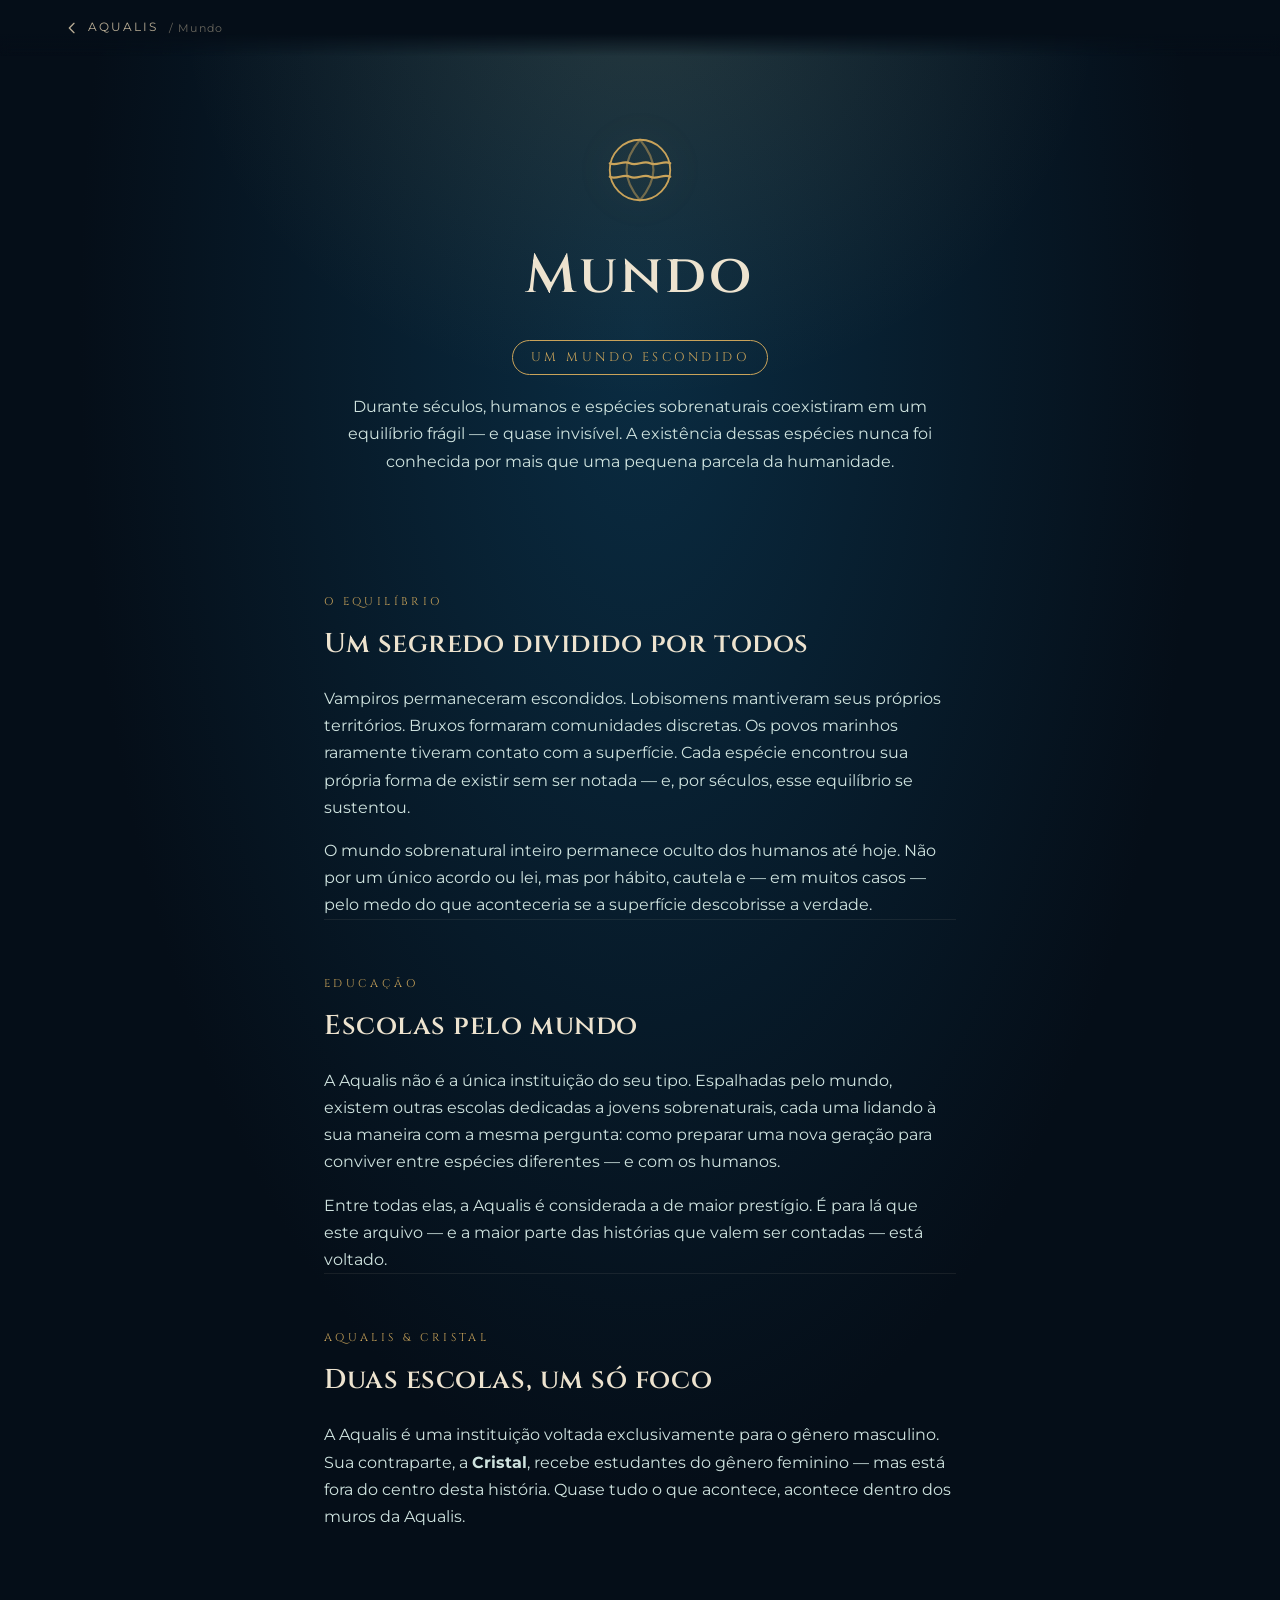
<file: mundo.html>
<!DOCTYPE html>
<html lang="pt-BR">
<head>
    <meta charset="UTF-8">
    <meta name="viewport" content="width=device-width, initial-scale=1.0">
    <title>Mundo — Aqualis</title>

    <link rel="preconnect" href="https://fonts.googleapis.com">
    <link rel="preconnect" href="https://fonts.gstatic.com" crossorigin>
    <link
        href="https://fonts.googleapis.com/css2?family=Cinzel:wght@500;600&family=Montserrat:wght@400;500&display=swap"
        rel="stylesheet"
    >
    <link rel="stylesheet" href="species.css">
</head>
<body data-race="mundo">

    <header class="top-bar">
        <a class="back-link" href="index.html">
            <svg viewBox="0 0 24 24"><path d="M15 5L8 12L15 19" stroke-width="2" stroke-linecap="round" stroke-linejoin="round"/></svg>
            Aqualis
        </a>
        <span class="crumb">/ Mundo</span>
    </header>

    <section class="hero">
        <svg class="hero-icon" viewBox="0 0 100 100" fill="none" stroke="currentColor" stroke-width="2.2" stroke-linecap="round" stroke-linejoin="round">
            <circle cx="50" cy="50" r="36"/>
            <path d="M14 42C22 46 30 38 38 42C46 46 54 38 62 42C70 46 78 38 86 42"/>
            <path d="M14 58C22 62 30 54 38 58C46 62 54 54 62 58C70 62 78 54 86 58"/>
            <path d="M50 14C40 26 34 38 34 50C34 62 40 74 50 86C60 74 66 62 66 50C66 38 60 26 50 14Z" opacity="0.5"/>
        </svg>
        <h1>Mundo</h1>
        <span class="affinity-tag">Um mundo escondido</span>
        <p class="hero-lede">
            Durante séculos, humanos e espécies sobrenaturais coexistiram em um
            equilíbrio frágil — e quase invisível. A existência dessas espécies nunca
            foi conhecida por mais que uma pequena parcela da humanidade.
        </p>
    </section>

    <main class="content">

        <section class="block">
            <span class="eyebrow">O equilíbrio</span>
            <h2>Um segredo dividido por todos</h2>
            <p>
                Vampiros permaneceram escondidos. Lobisomens mantiveram seus próprios
                territórios. Bruxos formaram comunidades discretas. Os povos marinhos
                raramente tiveram contato com a superfície. Cada espécie encontrou sua
                própria forma de existir sem ser notada — e, por séculos, esse equilíbrio
                se sustentou.
            </p>
            <p>
                O mundo sobrenatural inteiro permanece oculto dos humanos até hoje.
                Não por um único acordo ou lei, mas por hábito, cautela e — em muitos
                casos — pelo medo do que aconteceria se a superfície descobrisse a
                verdade.
            </p>
        </section>

        <section class="block">
            <span class="eyebrow">Educação</span>
            <h2>Escolas pelo mundo</h2>
            <p>
                A Aqualis não é a única instituição do seu tipo. Espalhadas pelo mundo,
                existem outras escolas dedicadas a jovens sobrenaturais, cada uma lidando
                à sua maneira com a mesma pergunta: como preparar uma nova geração para
                conviver entre espécies diferentes — e com os humanos.
            </p>
            <p>
                Entre todas elas, a Aqualis é considerada a de maior prestígio. É para lá
                que este arquivo — e a maior parte das histórias que valem ser contadas —
                está voltado.
            </p>
        </section>

        <section class="block">
            <span class="eyebrow">Aqualis &amp; Cristal</span>
            <h2>Duas escolas, um só foco</h2>
            <p>
                A Aqualis é uma instituição voltada exclusivamente para o gênero
                masculino. Sua contraparte, a <strong>Cristal</strong>, recebe estudantes
                do gênero feminino — mas está fora do centro desta história. Quase tudo
                o que acontece, acontece dentro dos muros da Aqualis.
            </p>
        </section>

    </main>

</body>
</html>
</file>
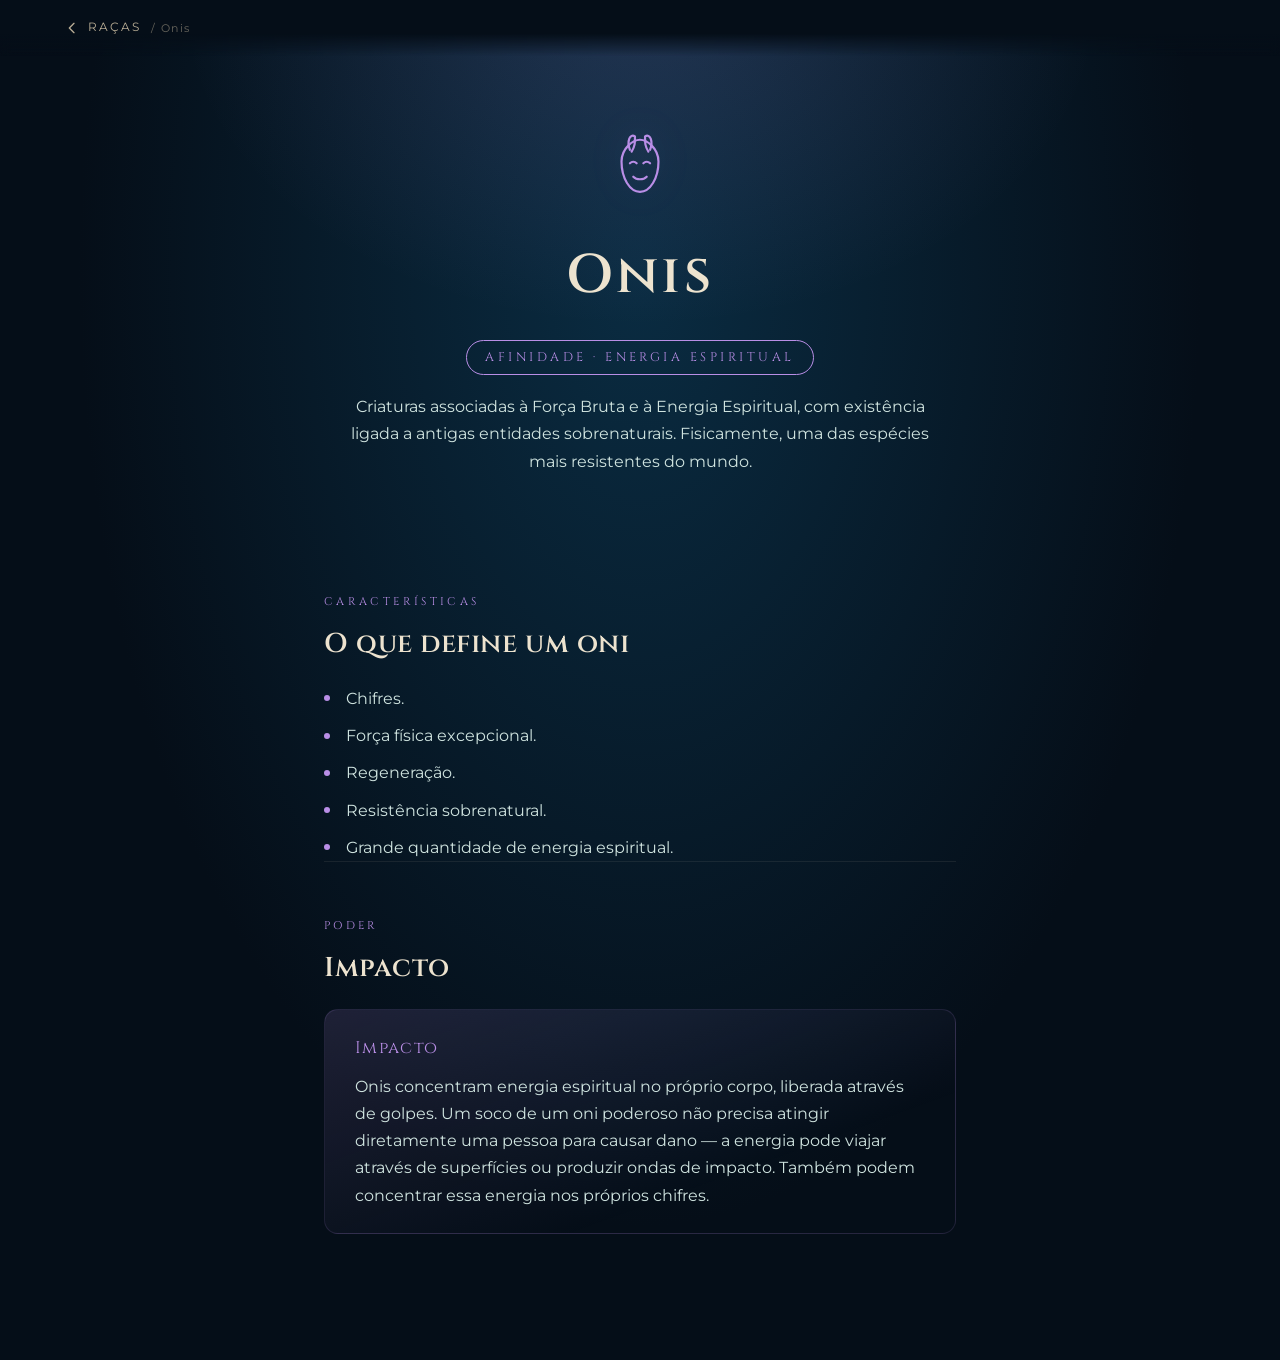
<file: onis.html>
<!DOCTYPE html>
<html lang="pt-BR">
<head>
    <meta charset="UTF-8">
    <meta name="viewport" content="width=device-width, initial-scale=1.0">
    <title>Onis — Aqualis</title>

    <link rel="preconnect" href="https://fonts.googleapis.com">
    <link rel="preconnect" href="https://fonts.gstatic.com" crossorigin>
    <link
        href="https://fonts.googleapis.com/css2?family=Cinzel:wght@500;600&family=Montserrat:wght@400;500&display=swap"
        rel="stylesheet"
    >
    <link rel="stylesheet" href="species.css">
</head>
<body data-race="onis">

    <header class="top-bar">
        <a class="back-link" href="index.html">
            <svg viewBox="0 0 24 24"><path d="M15 5L8 12L15 19" stroke-width="2" stroke-linecap="round" stroke-linejoin="round"/></svg>
            Raças
        </a>
        <span class="crumb">/ Onis</span>
    </header>

    <section class="hero">
        <svg class="hero-icon" viewBox="0 0 100 100" fill="none" stroke="currentColor" stroke-width="2.2" stroke-linecap="round" stroke-linejoin="round">
            <path d="M38 26C34 16 38 6 44 10C44 18 44 22 40 28"/>
            <path d="M62 26C66 16 62 6 56 10C56 18 56 22 60 28"/>
            <path d="M28 40C28 24 42 14 50 14C58 14 72 24 72 40C72 60 62 76 50 76C38 76 28 60 28 40Z"/>
            <path d="M38 42C38 42 42 38 46 42"/>
            <path d="M54 42C54 42 58 38 62 42"/>
            <path d="M42 58C46 62 54 62 58 58"/>
        </svg>
        <h1>Onis</h1>
        <span class="affinity-tag">Afinidade · Energia espiritual</span>
        <p class="hero-lede">
            Criaturas associadas à Força Bruta e à Energia Espiritual, com existência
            ligada a antigas entidades sobrenaturais. Fisicamente, uma das espécies
            mais resistentes do mundo.
        </p>
    </section>

    <main class="content">

        <section class="block">
            <span class="eyebrow">Características</span>
            <h2>O que define um oni</h2>
            <ul class="trait-list">
                <li>Chifres.</li>
                <li>Força física excepcional.</li>
                <li>Regeneração.</li>
                <li>Resistência sobrenatural.</li>
                <li>Grande quantidade de energia espiritual.</li>
            </ul>
        </section>

        <section class="block">
            <span class="eyebrow">Poder</span>
            <h2>Impacto</h2>
            <div class="power-box">
                <span class="power-name">Impacto</span>
                <p>
                    Onis concentram energia espiritual no próprio corpo, liberada através
                    de golpes. Um soco de um oni poderoso não precisa atingir diretamente
                    uma pessoa para causar dano — a energia pode viajar através de
                    superfícies ou produzir ondas de impacto. Também podem concentrar essa
                    energia nos próprios chifres.
                </p>
            </div>
        </section>

    </main>

</body>
</html>
</file>
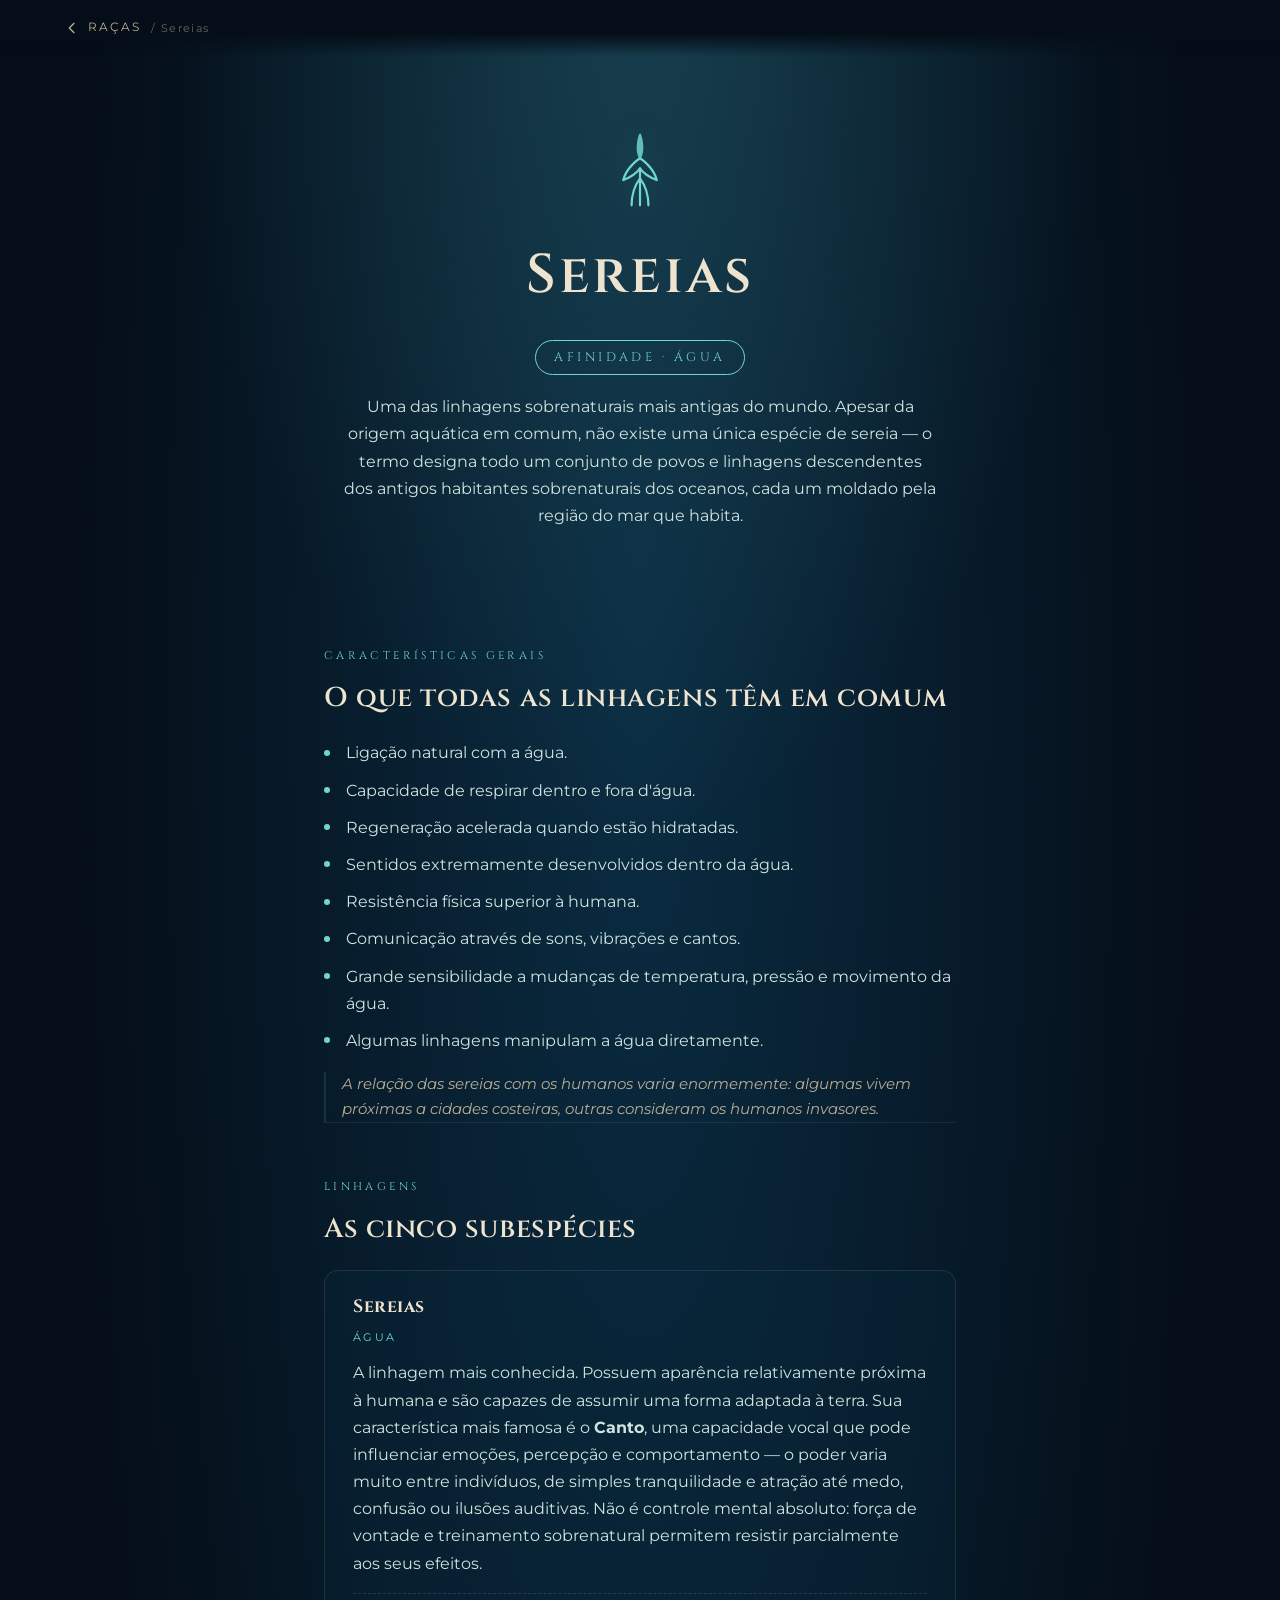
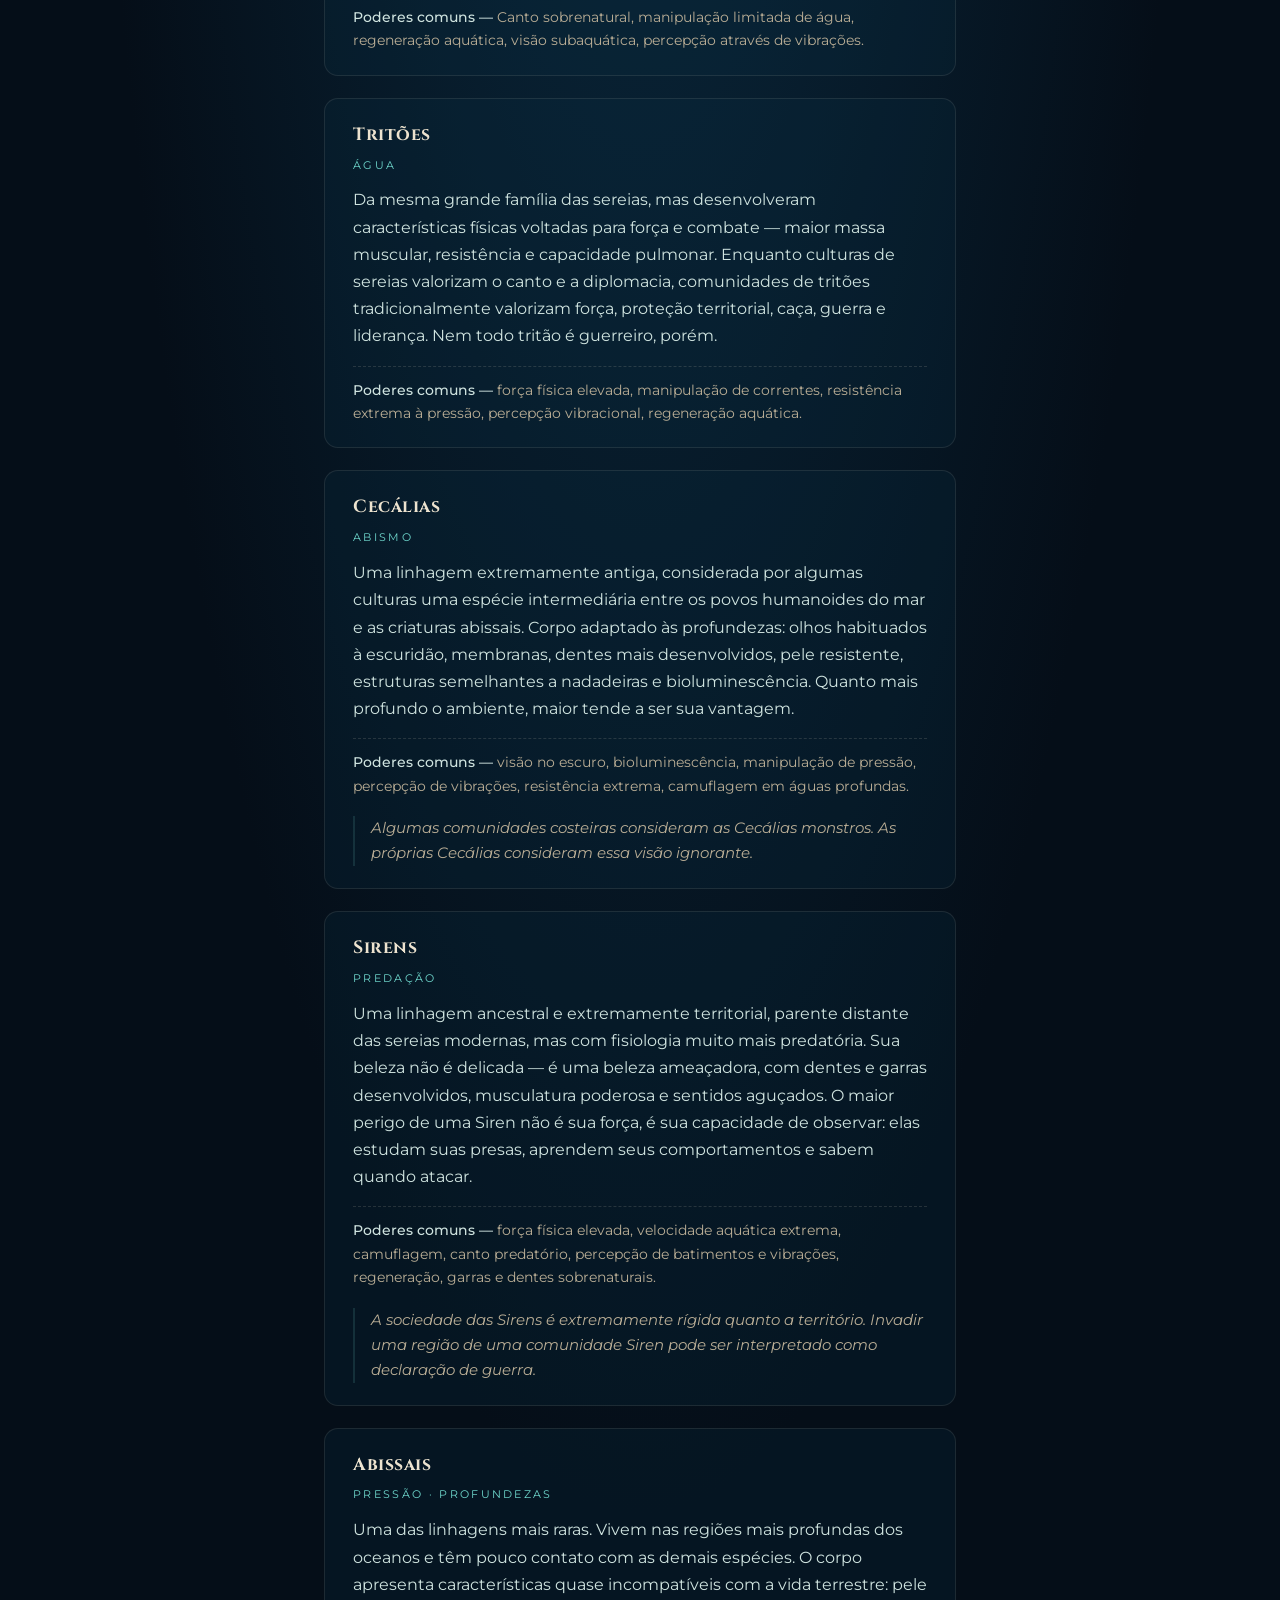
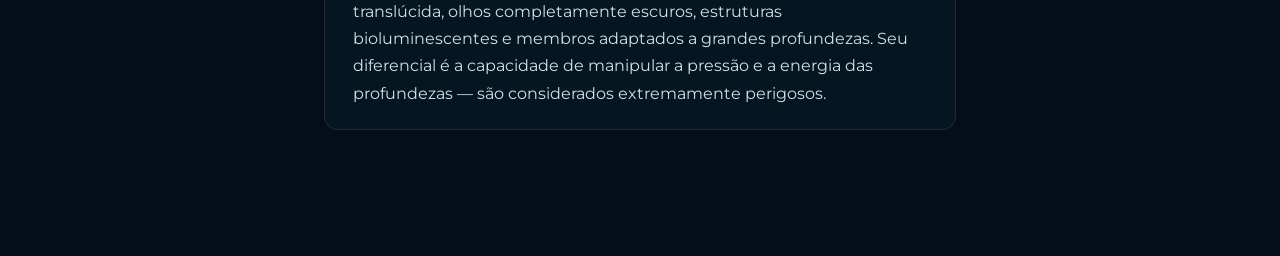
<file: sereias.html>
<!DOCTYPE html>
<html lang="pt-BR">
<head>
    <meta charset="UTF-8">
    <meta name="viewport" content="width=device-width, initial-scale=1.0">
    <title>Sereias — Aqualis</title>

    <link rel="preconnect" href="https://fonts.googleapis.com">
    <link rel="preconnect" href="https://fonts.gstatic.com" crossorigin>
    <link
        href="https://fonts.googleapis.com/css2?family=Cinzel:wght@500;600&family=Montserrat:wght@400;500&display=swap"
        rel="stylesheet"
    >
    <link rel="stylesheet" href="species.css">
</head>
<body data-race="sereias">

    <header class="top-bar">
        <a class="back-link" href="index.html">
            <svg viewBox="0 0 24 24"><path d="M15 5L8 12L15 19" stroke-width="2" stroke-linecap="round" stroke-linejoin="round"/></svg>
            Raças
        </a>
        <span class="crumb">/ Sereias</span>
    </header>

    <section class="hero">
        <svg class="hero-icon" viewBox="0 0 100 100" fill="none" stroke="currentColor" stroke-width="2.2" stroke-linecap="round" stroke-linejoin="round">
            <path d="M50 8C50 8 44 24 50 36C56 24 50 8 50 8Z" fill="currentColor" opacity="0.85"/>
            <path d="M50 36C50 36 34 46 30 62C40 58 46 54 50 48C54 54 60 58 70 62C66 46 50 36 50 36Z"/>
            <path d="M50 48V92"/>
            <path d="M50 60C44 68 40 78 40 92"/>
            <path d="M50 60C56 68 60 78 60 92"/>
        </svg>
        <h1>Sereias</h1>
        <span class="affinity-tag">Afinidade · Água</span>
        <p class="hero-lede">
            Uma das linhagens sobrenaturais mais antigas do mundo. Apesar da origem
            aquática em comum, não existe uma única espécie de sereia — o termo designa
            todo um conjunto de povos e linhagens descendentes dos antigos habitantes
            sobrenaturais dos oceanos, cada um moldado pela região do mar que habita.
        </p>
    </section>

    <main class="content">

        <section class="block">
            <span class="eyebrow">Características gerais</span>
            <h2>O que todas as linhagens têm em comum</h2>
            <ul class="trait-list">
                <li>Ligação natural com a água.</li>
                <li>Capacidade de respirar dentro e fora d'água.</li>
                <li>Regeneração acelerada quando estão hidratadas.</li>
                <li>Sentidos extremamente desenvolvidos dentro da água.</li>
                <li>Resistência física superior à humana.</li>
                <li>Comunicação através de sons, vibrações e cantos.</li>
                <li>Grande sensibilidade a mudanças de temperatura, pressão e movimento da água.</li>
                <li>Algumas linhagens manipulam a água diretamente.</li>
            </ul>
            <p class="note">
                A relação das sereias com os humanos varia enormemente: algumas vivem
                próximas a cidades costeiras, outras consideram os humanos invasores.
            </p>
        </section>

        <section class="block">
            <span class="eyebrow">Linhagens</span>
            <h2>As cinco subespécies</h2>

            <div class="subspecies">

                <article class="subspecies-card">
                    <h3>Sereias</h3>
                    <span class="sub-affinity">Água</span>
                    <p>
                        A linhagem mais conhecida. Possuem aparência relativamente próxima
                        à humana e são capazes de assumir uma forma adaptada à terra. Sua
                        característica mais famosa é o <strong>Canto</strong>, uma capacidade
                        vocal que pode influenciar emoções, percepção e comportamento — o
                        poder varia muito entre indivíduos, de simples tranquilidade e
                        atração até medo, confusão ou ilusões auditivas. Não é controle
                        mental absoluto: força de vontade e treinamento sobrenatural
                        permitem resistir parcialmente aos seus efeitos.
                    </p>
                    <p class="sub-powers">
                        <strong>Poderes comuns —</strong> Canto sobrenatural, manipulação
                        limitada de água, regeneração aquática, visão subaquática, percepção
                        através de vibrações.
                    </p>
                </article>

                <article class="subspecies-card">
                    <h3>Tritões</h3>
                    <span class="sub-affinity">Água</span>
                    <p>
                        Da mesma grande família das sereias, mas desenvolveram
                        características físicas voltadas para força e combate — maior
                        massa muscular, resistência e capacidade pulmonar. Enquanto
                        culturas de sereias valorizam o canto e a diplomacia, comunidades
                        de tritões tradicionalmente valorizam força, proteção territorial,
                        caça, guerra e liderança. Nem todo tritão é guerreiro, porém.
                    </p>
                    <p class="sub-powers">
                        <strong>Poderes comuns —</strong> força física elevada, manipulação
                        de correntes, resistência extrema à pressão, percepção vibracional,
                        regeneração aquática.
                    </p>
                </article>

                <article class="subspecies-card">
                    <h3>Cecálias</h3>
                    <span class="sub-affinity">Abismo</span>
                    <p>
                        Uma linhagem extremamente antiga, considerada por algumas culturas
                        uma espécie intermediária entre os povos humanoides do mar e as
                        criaturas abissais. Corpo adaptado às profundezas: olhos habituados
                        à escuridão, membranas, dentes mais desenvolvidos, pele resistente,
                        estruturas semelhantes a nadadeiras e bioluminescência. Quanto mais
                        profundo o ambiente, maior tende a ser sua vantagem.
                    </p>
                    <p class="sub-powers">
                        <strong>Poderes comuns —</strong> visão no escuro, bioluminescência,
                        manipulação de pressão, percepção de vibrações, resistência extrema,
                        camuflagem em águas profundas.
                    </p>
                    <p class="note">
                        Algumas comunidades costeiras consideram as Cecálias monstros. As
                        próprias Cecálias consideram essa visão ignorante.
                    </p>
                </article>

                <article class="subspecies-card">
                    <h3>Sirens</h3>
                    <span class="sub-affinity">Predação</span>
                    <p>
                        Uma linhagem ancestral e extremamente territorial, parente distante
                        das sereias modernas, mas com fisiologia muito mais predatória. Sua
                        beleza não é delicada — é uma beleza ameaçadora, com dentes e garras
                        desenvolvidos, musculatura poderosa e sentidos aguçados. O maior
                        perigo de uma Siren não é sua força, é sua capacidade de observar:
                        elas estudam suas presas, aprendem seus comportamentos e sabem
                        quando atacar.
                    </p>
                    <p class="sub-powers">
                        <strong>Poderes comuns —</strong> força física elevada, velocidade
                        aquática extrema, camuflagem, canto predatório, percepção de
                        batimentos e vibrações, regeneração, garras e dentes sobrenaturais.
                    </p>
                    <p class="note">
                        A sociedade das Sirens é extremamente rígida quanto a território.
                        Invadir uma região de uma comunidade Siren pode ser interpretado
                        como declaração de guerra.
                    </p>
                </article>

                <article class="subspecies-card">
                    <h3>Abissais</h3>
                    <span class="sub-affinity">Pressão · Profundezas</span>
                    <p>
                        Uma das linhagens mais raras. Vivem nas regiões mais profundas dos
                        oceanos e têm pouco contato com as demais espécies. O corpo
                        apresenta características quase incompatíveis com a vida terrestre:
                        pele translúcida, olhos completamente escuros, estruturas
                        bioluminescentes e membros adaptados a grandes profundezas. Seu
                        diferencial é a capacidade de manipular a pressão e a energia das
                        profundezas — são considerados extremamente perigosos.
                    </p>
                </article>

            </div>
        </section>

    </main>

</body>
</html>
</file>
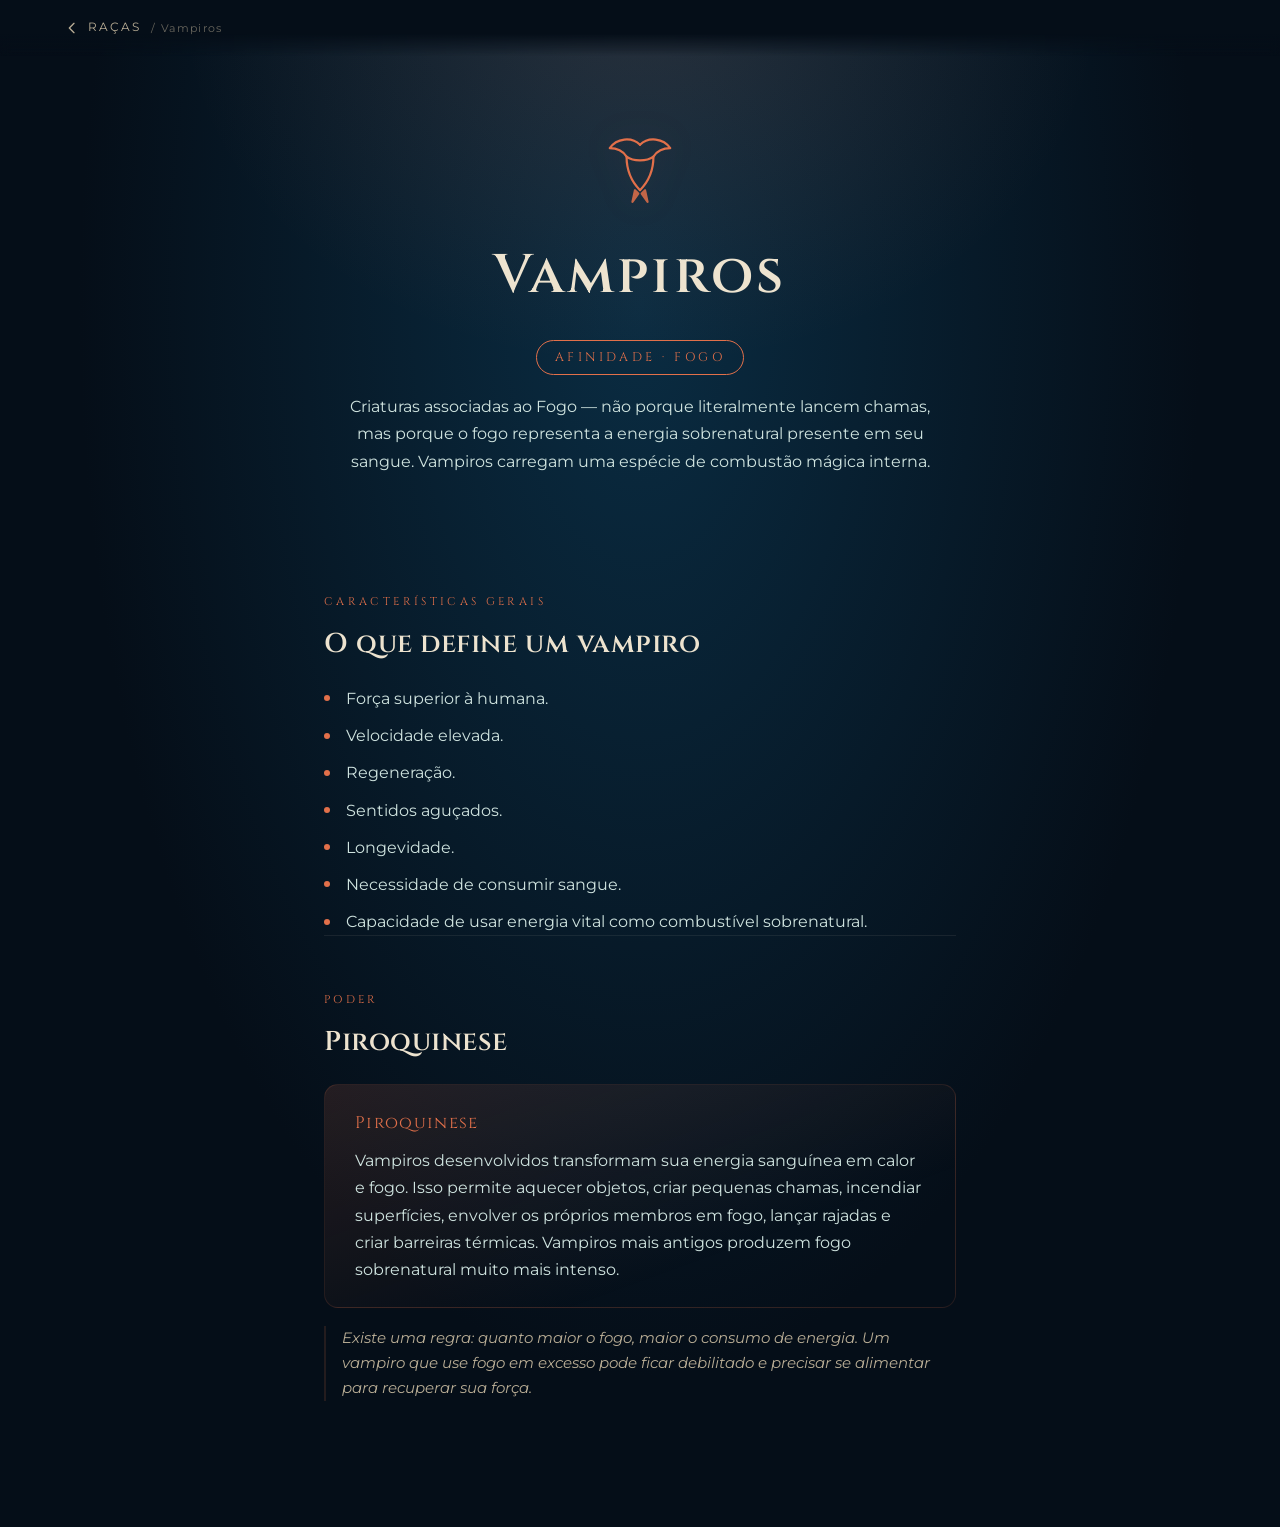
<file: vampiros.html>
<!DOCTYPE html>
<html lang="pt-BR">
<head>
    <meta charset="UTF-8">
    <meta name="viewport" content="width=device-width, initial-scale=1.0">
    <title>Vampiros — Aqualis</title>

    <link rel="preconnect" href="https://fonts.googleapis.com">
    <link rel="preconnect" href="https://fonts.gstatic.com" crossorigin>
    <link
        href="https://fonts.googleapis.com/css2?family=Cinzel:wght@500;600&family=Montserrat:wght@400;500&display=swap"
        rel="stylesheet"
    >
    <link rel="stylesheet" href="species.css">
</head>
<body data-race="vampiros">

    <header class="top-bar">
        <a class="back-link" href="index.html">
            <svg viewBox="0 0 24 24"><path d="M15 5L8 12L15 19" stroke-width="2" stroke-linecap="round" stroke-linejoin="round"/></svg>
            Raças
        </a>
        <span class="crumb">/ Vampiros</span>
    </header>

    <section class="hero">
        <svg class="hero-icon" viewBox="0 0 100 100" fill="none" stroke="currentColor" stroke-width="2.2" stroke-linecap="round" stroke-linejoin="round">
            <path d="M50 20C40 10 22 12 14 24C24 24 30 28 34 34"/>
            <path d="M50 20C60 10 78 12 86 24C76 24 70 28 66 34"/>
            <path d="M34 34C34 50 40 64 50 74C60 64 66 50 66 34C58 40 42 40 34 34Z"/>
            <path d="M44 74L41 88L48 78Z" fill="currentColor" opacity="0.85"/>
            <path d="M56 74L59 88L52 78Z" fill="currentColor" opacity="0.85"/>
        </svg>
        <h1>Vampiros</h1>
        <span class="affinity-tag">Afinidade · Fogo</span>
        <p class="hero-lede">
            Criaturas associadas ao Fogo — não porque literalmente lancem chamas, mas
            porque o fogo representa a energia sobrenatural presente em seu sangue.
            Vampiros carregam uma espécie de combustão mágica interna.
        </p>
    </section>

    <main class="content">

        <section class="block">
            <span class="eyebrow">Características gerais</span>
            <h2>O que define um vampiro</h2>
            <ul class="trait-list">
                <li>Força superior à humana.</li>
                <li>Velocidade elevada.</li>
                <li>Regeneração.</li>
                <li>Sentidos aguçados.</li>
                <li>Longevidade.</li>
                <li>Necessidade de consumir sangue.</li>
                <li>Capacidade de usar energia vital como combustível sobrenatural.</li>
            </ul>
        </section>

        <section class="block">
            <span class="eyebrow">Poder</span>
            <h2>Piroquinese</h2>
            <div class="power-box">
                <span class="power-name">Piroquinese</span>
                <p>
                    Vampiros desenvolvidos transformam sua energia sanguínea em calor e
                    fogo. Isso permite aquecer objetos, criar pequenas chamas, incendiar
                    superfícies, envolver os próprios membros em fogo, lançar rajadas e
                    criar barreiras térmicas. Vampiros mais antigos produzem fogo
                    sobrenatural muito mais intenso.
                </p>
            </div>
            <p class="note">
                Existe uma regra: quanto maior o fogo, maior o consumo de energia. Um
                vampiro que use fogo em excesso pode ficar debilitado e precisar se
                alimentar para recuperar sua força.
            </p>
        </section>

    </main>

</body>
</html>
</file>
<file: species.css>
/* =====================================================
   AQUALIS — páginas de espécies
   Reaproveita os tokens de style.css e adiciona a camada
   de conteúdo longo (hero, seções, cards de subespécie).
   A cor de destaque de cada raça vem de --race-accent,
   definida por [data-race] no <body> de cada página.
   ===================================================== */

:root {
    color-scheme: dark;

    --abyss: #050e18;
    --deep: #0a2c42;
    --pearl: #ede3cf;
    --pearl-dim: #b9ad95;
    --ink: #cfe3df;

    --font-display: "Cinzel", "Georgia", serif;
    --font-body: "Montserrat", "Helvetica Neue", sans-serif;
}

/* afinidades elementais — páginas de raça */
body[data-race="sereias"]    { --race-accent: #6fd8cd; --race-accent-soft: rgba(111, 216, 205, 0.14); }
body[data-race="vampiros"]   { --race-accent: #e2704a; --race-accent-soft: rgba(226, 112, 74, 0.14); }
body[data-race="lobisomens"] { --race-accent: #8fae5d; --race-accent-soft: rgba(143, 174, 93, 0.14); }
body[data-race="onis"]       { --race-accent: #b98ee6; --race-accent-soft: rgba(185, 142, 230, 0.14); }
body[data-race="bruxos"]     { --race-accent: #9a7fd4; --race-accent-soft: rgba(154, 127, 212, 0.14); }

/* páginas de lore — usam o mesmo token, cor própria de cada tema */
body[data-race="mundo"]      { --race-accent: #c9a35a; --race-accent-soft: rgba(201, 163, 90, 0.14); }
body[data-race="academia"]   { --race-accent: #5b9bd1; --race-accent-soft: rgba(91, 155, 209, 0.14); }
body[data-race="historia"]   { --race-accent: #c98a4f; --race-accent-soft: rgba(201, 138, 79, 0.14); }
body[data-race="classes"]    { --race-accent: #c9556c; --race-accent-soft: rgba(201, 85, 108, 0.14); }

/* páginas de lore (não são raças, mas reaproveitam o mesmo sistema visual) */
body[data-race="mundo"]      { --race-accent: #c9a35a; --race-accent-soft: rgba(201, 163, 90, 0.14); }
body[data-race="academia"]   { --race-accent: #5f9fc9; --race-accent-soft: rgba(95, 159, 201, 0.14); }
body[data-race="historia"]   { --race-accent: #c98a4f; --race-accent-soft: rgba(201, 138, 79, 0.14); }

* { box-sizing: border-box; }

html { scroll-behavior: smooth; }

body {
    margin: 0;
    min-height: 100vh;
    background:
        radial-gradient(ellipse 60% 40% at 50% 0%, var(--race-accent-soft) 0%, transparent 60%),
        radial-gradient(ellipse at 50% 20%, var(--deep) 0%, var(--abyss) 62%),
        var(--abyss);
    color: var(--ink);
    font-family: var(--font-body);
    line-height: 1.7;
}

a { color: inherit; }

/* =====================================================
   TOPO — voltar + trilha
   ===================================================== */

.top-bar {
    position: sticky;
    top: 0;
    z-index: 10;
    display: flex;
    align-items: center;
    gap: 10px;
    padding: 18px clamp(20px, 6vw, 64px);
    background: linear-gradient(to bottom, var(--abyss) 60%, transparent);
    backdrop-filter: blur(6px);
}

.back-link {
    display: inline-flex;
    align-items: center;
    gap: 8px;
    text-decoration: none;
    font-size: 0.72rem;
    letter-spacing: 0.18em;
    text-transform: uppercase;
    color: var(--pearl-dim);
    transition: color 0.3s ease;
}

.back-link:hover { color: var(--race-accent); }

.back-link svg {
    width: 16px;
    height: 16px;
    stroke: currentColor;
    fill: none;
}

.crumb {
    font-size: 0.68rem;
    letter-spacing: 0.12em;
    color: var(--pearl-dim);
    opacity: 0.55;
}


/* =====================================================
   HERO
   ===================================================== */

.hero {
    display: flex;
    flex-direction: column;
    align-items: center;
    text-align: center;
    gap: 18px;
    padding: 8vh clamp(20px, 6vw, 64px) 7vh;
    max-width: 720px;
    margin: 0 auto;
}

.hero-icon {
    width: clamp(56px, 12vw, 84px);
    height: clamp(56px, 12vw, 84px);
    color: var(--race-accent);
    filter: drop-shadow(0 0 18px var(--race-accent-soft));
}

.hero-icon path {
    vector-effect: non-scaling-stroke;
}

.hero h1 {
    font-family: var(--font-display);
    font-weight: 600;
    font-size: clamp(2.1rem, 7vw, 3.4rem);
    letter-spacing: 0.06em;
    margin: 0;
    color: var(--pearl);
}

.affinity-tag {
    display: inline-flex;
    align-items: center;
    gap: 8px;
    font-family: var(--font-display);
    font-size: 0.78rem;
    letter-spacing: 0.28em;
    text-transform: uppercase;
    color: var(--race-accent);
    padding: 6px 18px;
    border: 1px solid var(--race-accent);
    border-radius: 999px;
}

.hero-lede {
    font-size: 1rem;
    color: var(--ink);
    max-width: 56ch;
}


/* =====================================================
   CONTEÚDO
   ===================================================== */

.content {
    max-width: 760px;
    margin: 0 auto;
    padding: 0 clamp(20px, 6vw, 64px) 14vh;
}

section.block {
    padding-top: 6vh;
    border-top: 1px solid rgba(237, 227, 207, 0.08);
}

section.block:first-of-type {
    border-top: none;
}

.eyebrow {
    display: block;
    font-family: var(--font-display);
    font-size: 0.7rem;
    letter-spacing: 0.3em;
    text-transform: uppercase;
    color: var(--race-accent);
    margin-bottom: 10px;
}

h2 {
    font-family: var(--font-display);
    font-weight: 600;
    font-size: clamp(1.3rem, 4vw, 1.7rem);
    color: var(--pearl);
    margin: 0 0 18px;
    letter-spacing: 0.02em;
}

p { margin: 0 0 16px; color: var(--ink); }
p:last-child { margin-bottom: 0; }

.trait-list {
    list-style: none;
    margin: 0;
    padding: 0;
    display: grid;
    gap: 10px;
}

.trait-list li {
    position: relative;
    padding-left: 22px;
    color: var(--ink);
}

.trait-list li::before {
    content: "";
    position: absolute;
    left: 0;
    top: 0.65em;
    width: 6px;
    height: 6px;
    border-radius: 50%;
    background: var(--race-accent);
}

/* caixa de poder — destaque visual pro "PODER: X" do guia */
.power-box {
    margin-top: 16px;
    padding: 24px clamp(18px, 4vw, 30px);
    border: 1px solid var(--race-accent-soft);
    border-radius: 14px;
    background: linear-gradient(160deg, var(--race-accent-soft), transparent 70%);
}

.power-box .power-name {
    display: block;
    font-family: var(--font-display);
    font-size: 1.05rem;
    letter-spacing: 0.08em;
    color: var(--race-accent);
    margin-bottom: 10px;
}

.power-box p:last-child { margin-bottom: 0; }

/* cards de subespécie (usado só na página de Sereias) */
.subspecies {
    display: grid;
    gap: 22px;
}

.subspecies-card {
    padding: 22px clamp(18px, 4vw, 28px);
    border: 1px solid rgba(237, 227, 207, 0.1);
    border-radius: 14px;
    background: rgba(10, 44, 66, 0.25);
}

.subspecies-card h3 {
    font-family: var(--font-display);
    font-size: 1.1rem;
    letter-spacing: 0.03em;
    color: var(--pearl);
    margin: 0 0 6px;
}

.subspecies-card .sub-affinity {
    display: block;
    font-size: 0.66rem;
    letter-spacing: 0.22em;
    text-transform: uppercase;
    color: var(--race-accent);
    margin-bottom: 12px;
}

.subspecies-card .sub-powers {
    margin-top: 12px;
    padding-top: 12px;
    border-top: 1px dashed rgba(237, 227, 207, 0.14);
    font-size: 0.86rem;
    color: var(--pearl-dim);
}

.sub-powers strong {
    color: var(--ink);
    font-weight: 500;
}

.note {
    margin-top: 18px;
    padding-left: 16px;
    border-left: 2px solid var(--race-accent-soft);
    font-style: italic;
    color: var(--pearl-dim);
    font-size: 0.92rem;
}

/* categorias de magia — usado só na página de Bruxos */
.magic-grid {
    display: grid;
    gap: 18px;
    grid-template-columns: repeat(auto-fit, minmax(210px, 1fr));
}

.magic-card {
    padding: 20px;
    border-radius: 12px;
    border: 1px solid rgba(237, 227, 207, 0.1);
    background: rgba(10, 44, 66, 0.25);
}

.magic-card h3 {
    font-family: var(--font-display);
    font-size: 0.95rem;
    letter-spacing: 0.06em;
    color: var(--race-accent);
    margin: 0 0 8px;
}

.magic-card p { font-size: 0.88rem; margin: 0; color: var(--pearl-dim); }

/* tabela de afinidades — usado só na página de Bruxos, seção de princípio dos elementos */
.affinity-table {
    width: 100%;
    border-collapse: collapse;
    font-size: 0.88rem;
}

.affinity-table th,
.affinity-table td {
    text-align: left;
    padding: 10px 14px;
    border-bottom: 1px solid rgba(237, 227, 207, 0.08);
}

.affinity-table th {
    font-family: var(--font-display);
    font-weight: 600;
    letter-spacing: 0.08em;
    color: var(--pearl-dim);
    font-size: 0.7rem;
    text-transform: uppercase;
}

@media (prefers-reduced-motion: reduce) {
    html { scroll-behavior: auto; }
}
</file>
